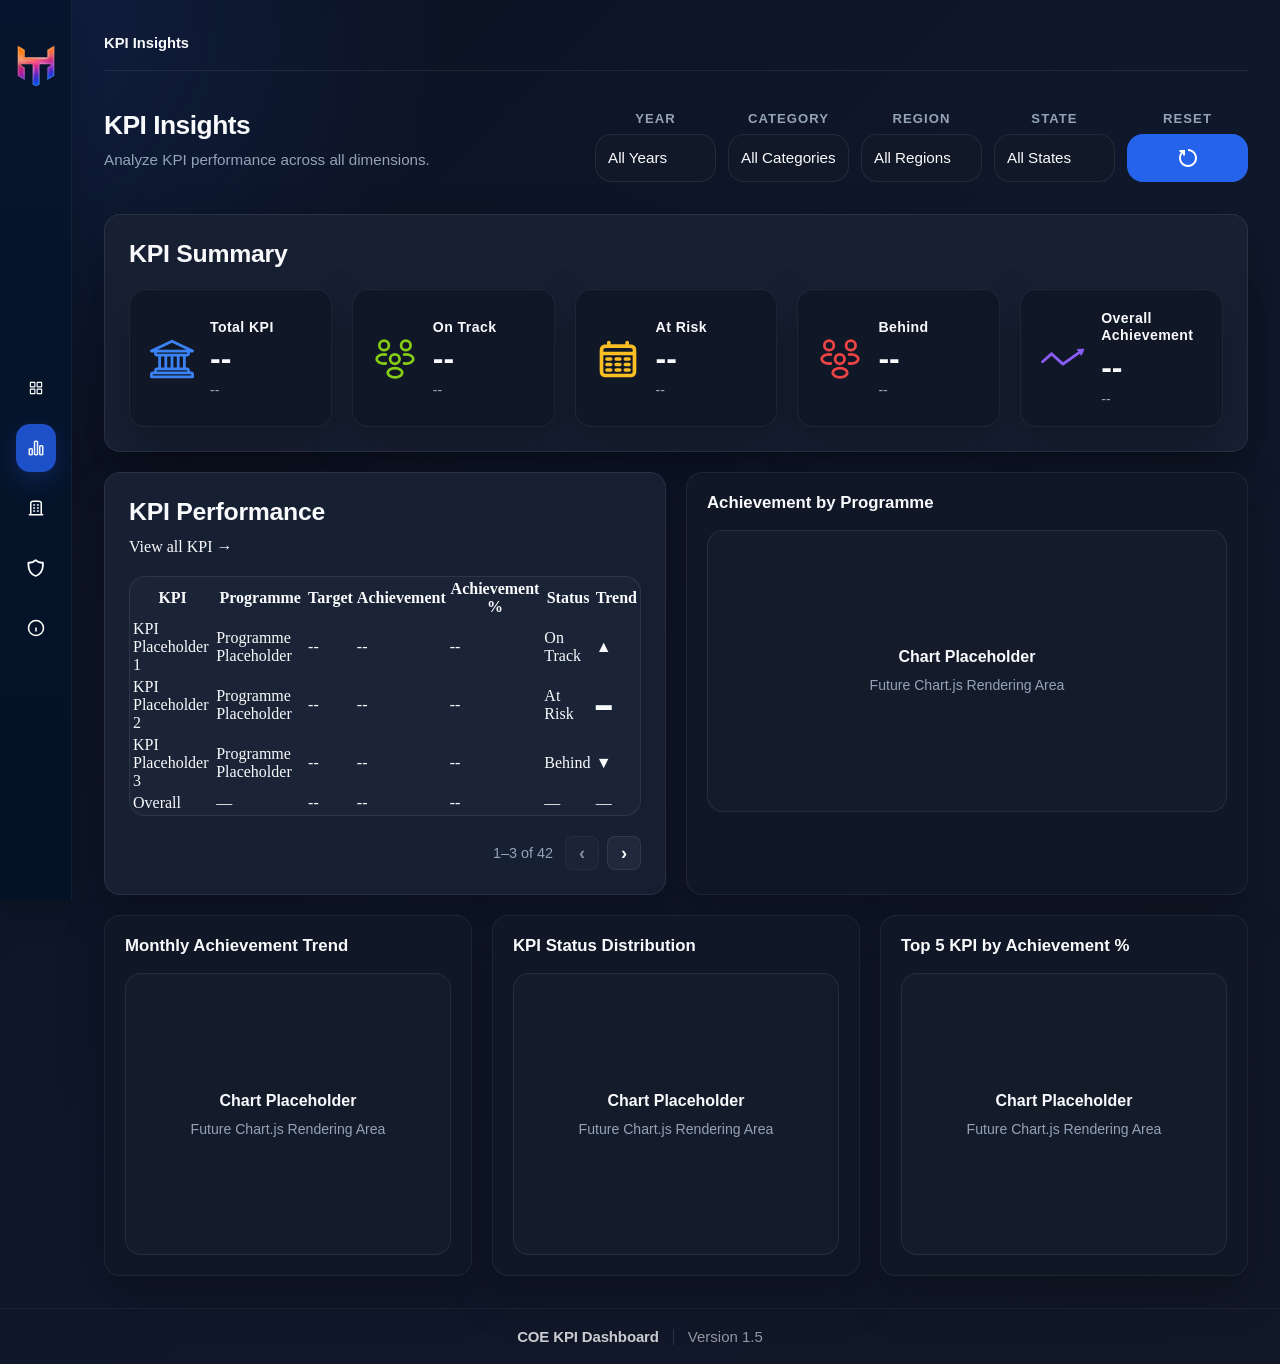
<file: module-02-kpi-insights/index.html>
<!DOCTYPE html>
<html lang="en">
<head>
    <meta charset="UTF-8">
    <meta name="viewport" content="width=device-width, initial-scale=1.0">
    <link rel="stylesheet" href="../module-01-dashboard/style.css">
    <link rel="stylesheet" href="../components/sidebar.css">
    <link rel="stylesheet" href="layout/layout.css">
    <link rel="stylesheet" href="components/baseCard.css">
    <script src="../components/sidebar.js"></script>
    <title>KPI Insights - COE KPI Dashboard</title>
</head>
<body>
    <div id="app-layout">
        <!-- Shared sidebar component mount -->
        <aside id="sidebar" aria-label="Dashboard sidebar"></aside>

        <main id="dashboard-content">
            <nav class="breadcrumb-container" aria-label="Breadcrumb">
                <ol class="breadcrumb">
                    <li class="breadcrumb-item active" aria-current="page">KPI Insights</li>
                </ol>
            </nav>

            <header id="dashboard-header">
                <div class="header-content">
                    <div class="header-title-group">
                        <h1>KPI Insights</h1>
                        <p>Analyze KPI performance across all dimensions.</p>
                    </div>

                    <div class="header-filters" aria-label="KPI Insights filters">
                        <form id="dashboard-filters">
                            <div class="filter-field">
                                <label for="year-filter">Year</label>
                                <select id="year-filter" name="year" aria-label="Filter by year">
                                    <option value="">All Years</option>
                                </select>
                            </div>

                            <div class="filter-field">
                                <label for="category-filter">Category</label>
                                <select id="category-filter" name="category" aria-label="Filter by category">
                                    <option value="">All Categories</option>
                                </select>
                            </div>

                            <div class="filter-field">
                                <label for="region-filter">Region</label>
                                <select id="region-filter" name="region" aria-label="Filter by region">
                                    <option value="">All Regions</option>
                                </select>
                            </div>

                            <div class="filter-field">
                                <label for="state-filter">State</label>
                                <select id="state-filter" name="state" aria-label="Filter by state">
                                    <option value="">All States</option>
                                </select>
                            </div>

                            <div class="filter-field filter-action">
                                <label for="reset-filters">Reset</label>
                                <button id="reset-filters" type="reset" aria-label="Reset KPI Insights filters"></button>
                            </div>
                        </form>
                    </div>
                </div>
            </header>

            <section id="kpi-summary-section" class="section">
                <div class="section-header">
                    <h2 class="section-title">KPI Summary</h2>
                </div>
                <div class="section-content">
                    <div class="grid grid--columns-5">
                        <article class="base-card base-card--metric">
                            <div class="base-card__icon"><img src="../assets/icons/kpi-total-institutions.svg" alt="" aria-hidden="true"></div>
                            <div class="base-card__content">
                                <h3 class="base-card__label">Total KPI</h3>
                                <span class="base-card__value" data-placeholder="true">--</span>
                                <p class="base-card__subtitle" data-placeholder="true">--</p>
                            </div>
                        </article>

                        <article class="base-card base-card--metric">
                            <div class="base-card__icon"><img src="../assets/icons/kpi-total-engaged.svg" alt="" aria-hidden="true"></div>
                            <div class="base-card__content">
                                <h3 class="base-card__label">On Track</h3>
                                <span class="base-card__value" data-placeholder="true">--</span>
                                <p class="base-card__subtitle" data-placeholder="true">--</p>
                            </div>
                        </article>

                        <article class="base-card base-card--metric">
                            <div class="base-card__icon"><img src="../assets/icons/kpi-recently-engaged.svg" alt="" aria-hidden="true"></div>
                            <div class="base-card__content">
                                <h3 class="base-card__label">At Risk</h3>
                                <span class="base-card__value" data-placeholder="true">--</span>
                                <p class="base-card__subtitle" data-placeholder="true">--</p>
                            </div>
                        </article>

                        <article class="base-card base-card--metric">
                            <div class="base-card__icon"><img src="../assets/icons/kpi-non-engaged.svg" alt="" aria-hidden="true"></div>
                            <div class="base-card__content">
                                <h3 class="base-card__label">Behind</h3>
                                <span class="base-card__value" data-placeholder="true">--</span>
                                <p class="base-card__subtitle" data-placeholder="true">--</p>
                            </div>
                        </article>

                        <article class="base-card base-card--metric">
                            <div class="base-card__icon"><img src="../assets/icons/kpi-engagement-rate.svg" alt="" aria-hidden="true"></div>
                            <div class="base-card__content">
                                <h3 class="base-card__label">Overall Achievement</h3>
                                <span class="base-card__value" data-placeholder="true">--</span>
                                <p class="base-card__subtitle" data-placeholder="true">--</p>
                            </div>
                        </article>
                    </div>
                </div>
            </section>

            <div class="grid grid--columns-2">
                <section id="kpi-performance-section" class="section">
                    <div class="section-header">
                        <h2 class="section-title">KPI Performance</h2>
                        <a class="section-header-link" href="kpi-detail.html">View all KPI &rarr;</a>
                    </div>
                    <div class="section-content">
                        <div class="table-container">
                            <table class="data-table">
                                <thead>
                                    <tr>
                                        <th scope="col">KPI</th>
                                        <th scope="col">Programme</th>
                                        <th scope="col">Target</th>
                                        <th scope="col">Achievement</th>
                                        <th scope="col">Achievement %</th>
                                        <th scope="col">Status</th>
                                        <th scope="col">Trend</th>
                                    </tr>
                                </thead>
                                <tbody>
                                    <tr>
                                        <td><a href="kpi-detail.html">KPI Placeholder 1</a></td>
                                        <td>Programme Placeholder</td>
                                        <td data-placeholder="true">--</td>
                                        <td data-placeholder="true">--</td>
                                        <td data-placeholder="true">--</td>
                                        <td><span class="status-badge status-badge--on-track">On Track</span></td>
                                        <td><span class="trend-indicator trend-indicator--up" aria-label="Trending up">&#9650;</span></td>
                                    </tr>
                                    <tr>
                                        <td><a href="kpi-detail.html">KPI Placeholder 2</a></td>
                                        <td>Programme Placeholder</td>
                                        <td data-placeholder="true">--</td>
                                        <td data-placeholder="true">--</td>
                                        <td data-placeholder="true">--</td>
                                        <td><span class="status-badge status-badge--at-risk">At Risk</span></td>
                                        <td><span class="trend-indicator trend-indicator--flat" aria-label="Trending flat">&#9644;</span></td>
                                    </tr>
                                    <tr>
                                        <td><a href="kpi-detail.html">KPI Placeholder 3</a></td>
                                        <td>Programme Placeholder</td>
                                        <td data-placeholder="true">--</td>
                                        <td data-placeholder="true">--</td>
                                        <td data-placeholder="true">--</td>
                                        <td><span class="status-badge status-badge--behind">Behind</span></td>
                                        <td><span class="trend-indicator trend-indicator--down" aria-label="Trending down">&#9660;</span></td>
                                    </tr>
                                </tbody>
                                <tfoot>
                                    <tr>
                                        <td>Overall</td>
                                        <td>&mdash;</td>
                                        <td data-placeholder="true">--</td>
                                        <td data-placeholder="true">--</td>
                                        <td data-placeholder="true">--</td>
                                        <td>&mdash;</td>
                                        <td>&mdash;</td>
                                    </tr>
                                </tfoot>
                            </table>
                        </div>

                        <div id="directory-pagination" aria-label="KPI performance pagination">
                            <span id="directory-count">1&ndash;3 of 42</span>
                            <div class="directory-pagination-controls">
                                <button class="pagination-button" type="button" aria-label="Previous page" disabled>&lsaquo;</button>
                                <button class="pagination-button" type="button" aria-label="Next page">&rsaquo;</button>
                            </div>
                        </div>
                    </div>
                </section>

                <section class="chart-card">
                    <div class="chart-header">
                        <h3 class="chart-title">Achievement by Programme</h3>
                    </div>
                    <div class="chart-container">
                        <canvas id="chart-achievement-programme"></canvas>
                        <div class="chart-placeholder-copy">
                            <span>Chart Placeholder</span>
                            <span>Future Chart.js Rendering Area</span>
                        </div>
                    </div>
                </section>
            </div>

            <div class="grid grid--columns-3">
                <section class="chart-card">
                    <div class="chart-header">
                        <h3 class="chart-title">Monthly Achievement Trend</h3>
                    </div>
                    <div class="chart-container">
                        <canvas id="chart-monthly-trend"></canvas>
                        <div class="chart-placeholder-copy">
                            <span>Chart Placeholder</span>
                            <span>Future Chart.js Rendering Area</span>
                        </div>
                    </div>
                </section>

                <section class="chart-card">
                    <div class="chart-header">
                        <h3 class="chart-title">KPI Status Distribution</h3>
                    </div>
                    <div class="chart-container">
                        <canvas id="chart-status-distribution"></canvas>
                        <div class="chart-placeholder-copy">
                            <span>Chart Placeholder</span>
                            <span>Future Chart.js Rendering Area</span>
                        </div>
                    </div>
                </section>

                <section class="chart-card">
                    <div class="chart-header">
                        <h3 class="chart-title">Top 5 KPI by Achievement %</h3>
                    </div>
                    <div class="chart-container">
                        <canvas id="chart-top-kpi"></canvas>
                        <div class="chart-placeholder-copy">
                            <span>Chart Placeholder</span>
                            <span>Future Chart.js Rendering Area</span>
                        </div>
                    </div>
                </section>
            </div>
        </main>

        <footer id="dashboard-footer">
            <p class="footer-title">COE KPI Dashboard</p>
            <p class="footer-version">Version <span id="dashboard-version" class="footer-version-value">1.5</span></p>
        </footer>
    </div>

    <script src="config.js"></script>
</body>
</html>
</file>
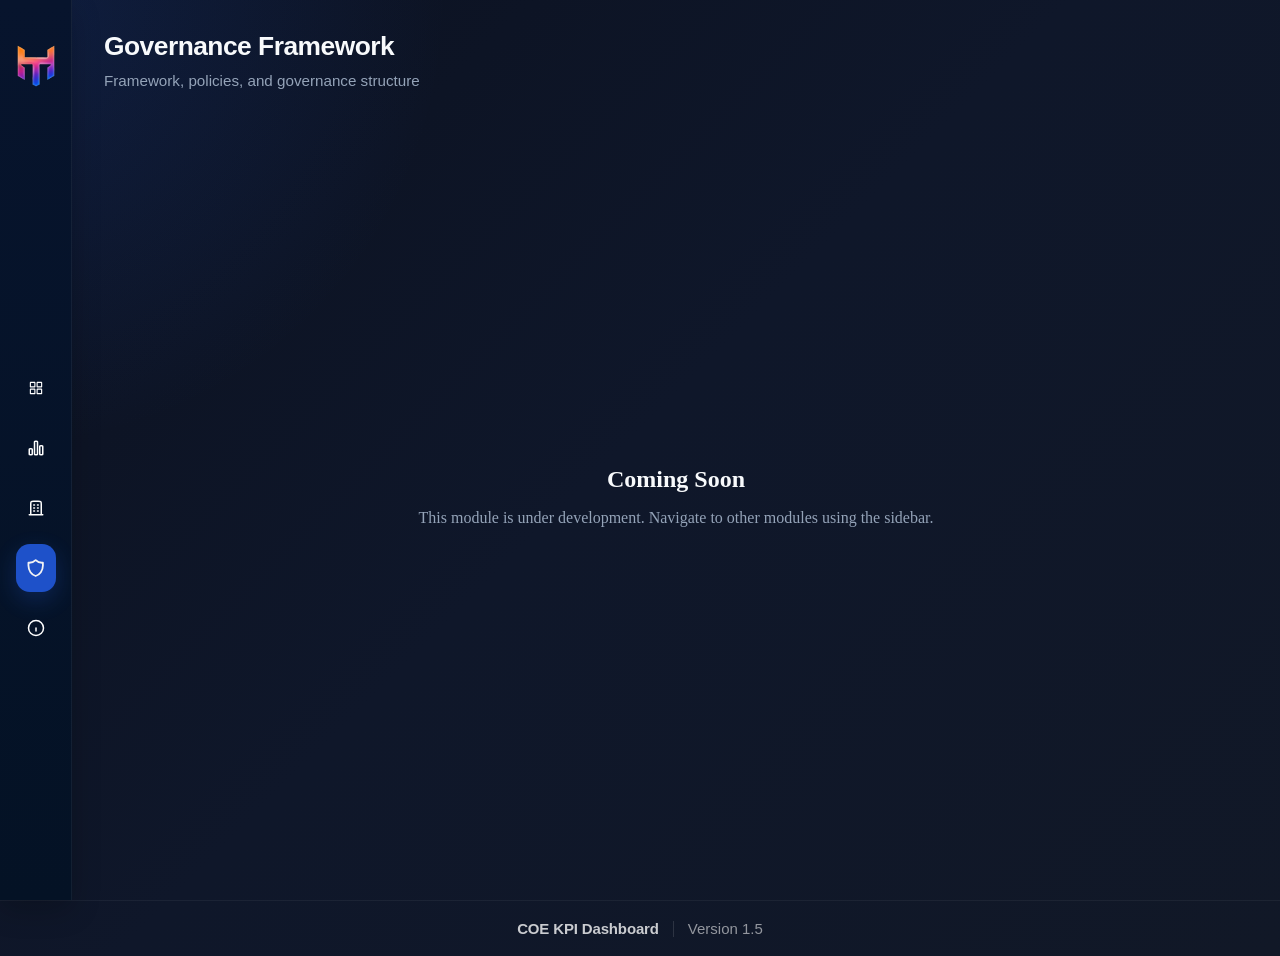
<file: module-03-governance-framework/index.html>
<!DOCTYPE html>
<html lang="en">
<head>
    <meta charset="UTF-8">
    <meta name="viewport" content="width=device-width, initial-scale=1.0">
    <link rel="stylesheet" href="../module-01-dashboard/style.css">
    <link rel="stylesheet" href="../components/sidebar.css">
    <script src="../components/sidebar.js"></script>
    <title>Governance Framework - COE KPI Dashboard</title>
</head>
<body>
    <div id="app-layout">
        <!-- Shared sidebar component mount -->
        <aside id="sidebar" aria-label="Dashboard sidebar"></aside>

        <main id="dashboard-content">
            <header id="dashboard-header">
                <div class="header-content">
                    <div class="header-title-group">
                        <h1>Governance Framework</h1>
                        <p>Framework, policies, and governance structure</p>
                    </div>
                </div>
            </header>

            <section id="content-placeholder" style="padding: var(--space-8); text-align: center; color: var(--color-text-muted);">
                <h2 style="color: var(--color-text); margin-bottom: var(--space-4);">Coming Soon</h2>
                <p>This module is under development. Navigate to other modules using the sidebar.</p>
            </section>
        </main>

        <footer id="dashboard-footer">
            <p class="footer-title">COE KPI Dashboard</p>
            <p class="footer-version">Version <span id="dashboard-version" class="footer-version-value">1.5</span></p>
        </footer>
    </div>
    <script src="config.js"></script>
</body>
</html>
</file>
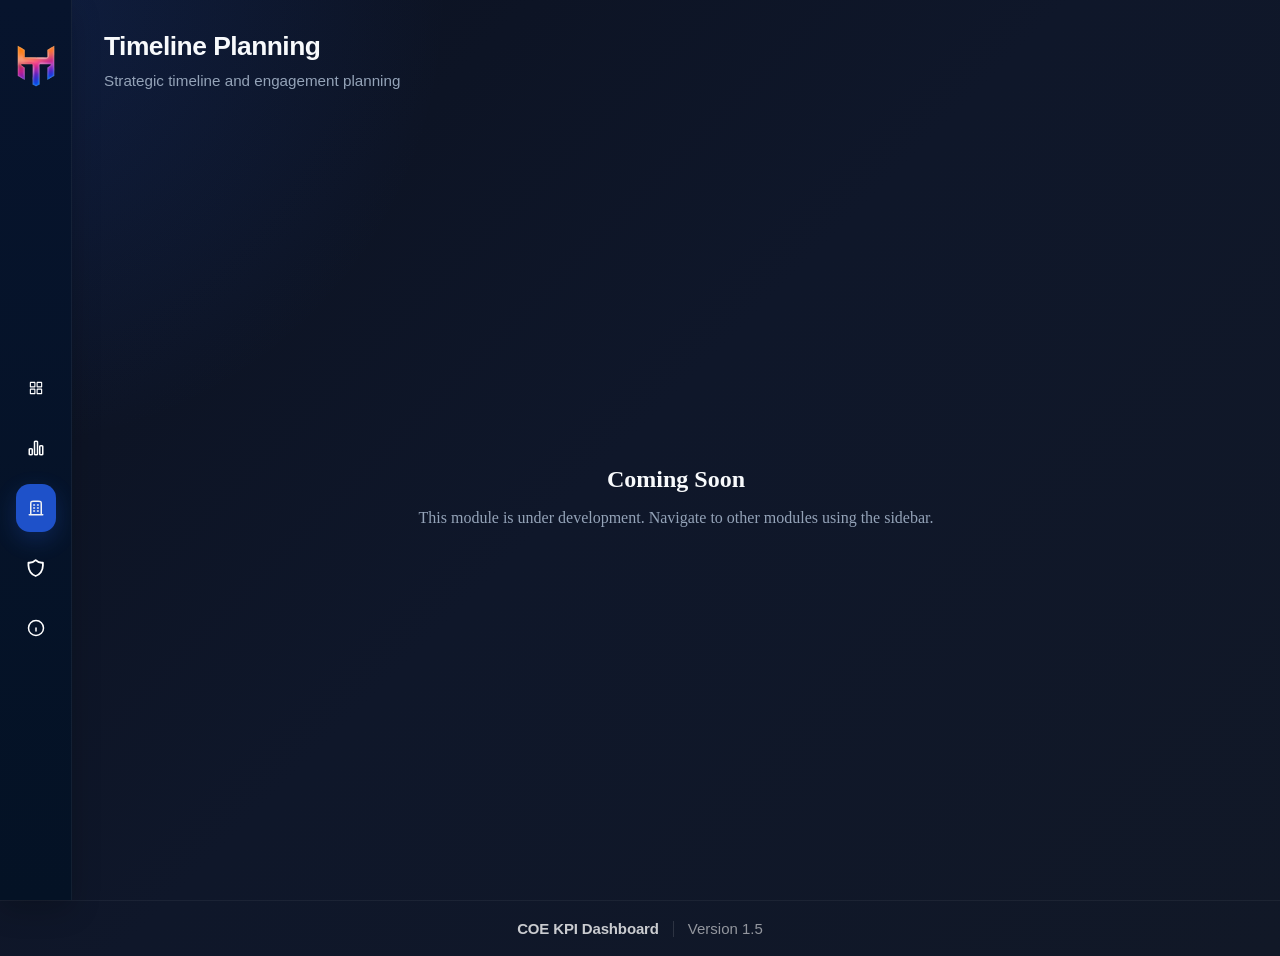
<file: module-04-timeline-planning/index.html>
<!DOCTYPE html>
<html lang="en">
<head>
    <meta charset="UTF-8">
    <meta name="viewport" content="width=device-width, initial-scale=1.0">
    <link rel="stylesheet" href="../module-01-dashboard/style.css">
    <link rel="stylesheet" href="../components/sidebar.css">
    <script src="../components/sidebar.js"></script>
    <title>Timeline Planning - COE KPI Dashboard</title>
</head>
<body>
    <div id="app-layout">
        <!-- Shared sidebar component mount -->
        <aside id="sidebar" aria-label="Dashboard sidebar"></aside>

        <main id="dashboard-content">
            <header id="dashboard-header">
                <div class="header-content">
                    <div class="header-title-group">
                        <h1>Timeline Planning</h1>
                        <p>Strategic timeline and engagement planning</p>
                    </div>
                </div>
            </header>

            <section id="content-placeholder" style="padding: var(--space-8); text-align: center; color: var(--color-text-muted);">
                <h2 style="color: var(--color-text); margin-bottom: var(--space-4);">Coming Soon</h2>
                <p>This module is under development. Navigate to other modules using the sidebar.</p>
            </section>
        </main>

        <footer id="dashboard-footer">
            <p class="footer-title">COE KPI Dashboard</p>
            <p class="footer-version">Version <span id="dashboard-version" class="footer-version-value">1.5</span></p>
        </footer>
    </div>
    <script src="config.js"></script>
</body>
</html>
</file>
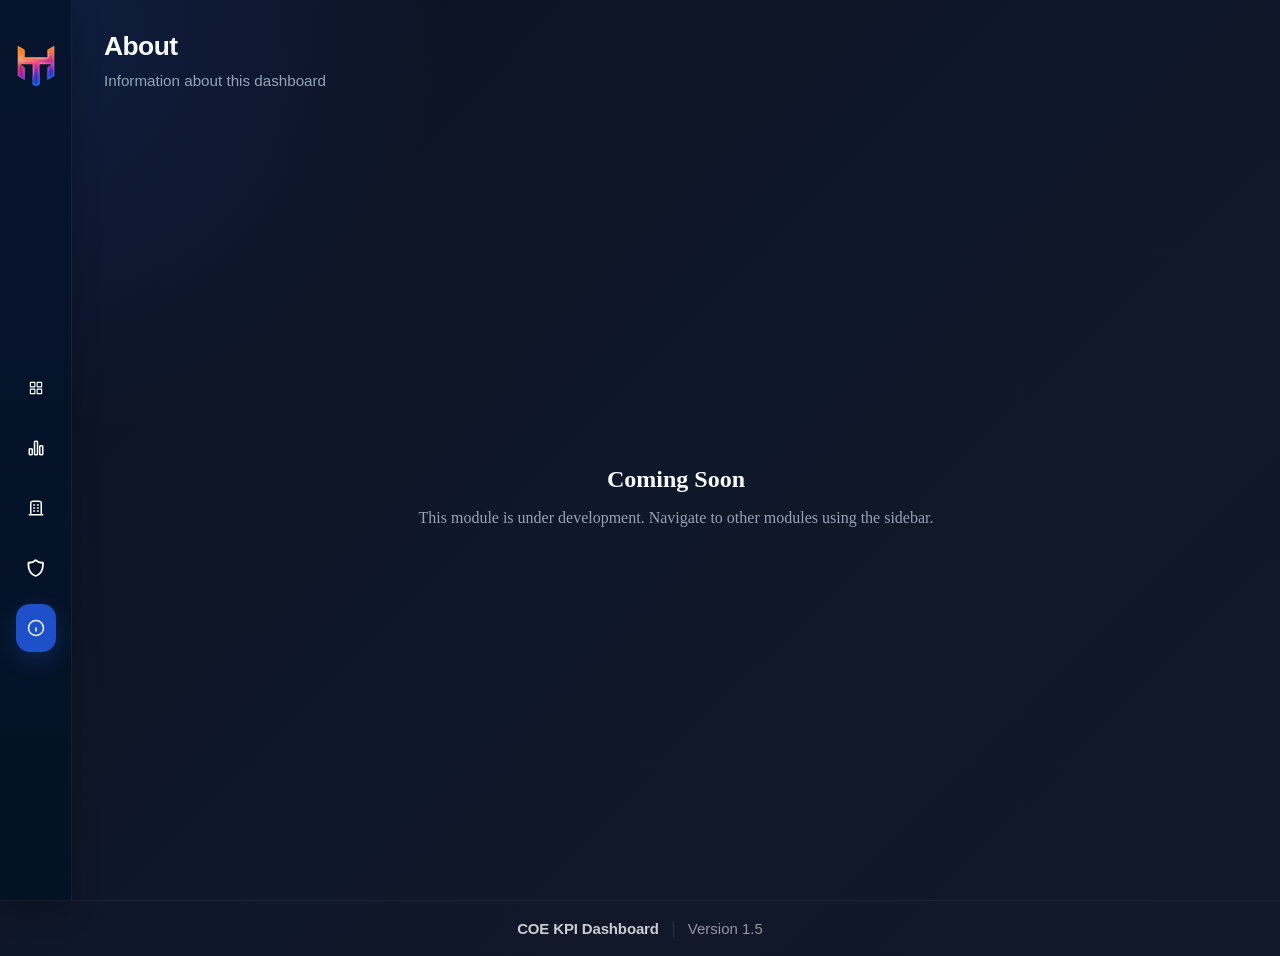
<file: module-05-about/index.html>
<!DOCTYPE html>
<html lang="en">
<head>
    <meta charset="UTF-8">
    <meta name="viewport" content="width=device-width, initial-scale=1.0">
    <link rel="stylesheet" href="../module-01-dashboard/style.css">
    <link rel="stylesheet" href="../components/sidebar.css">
    <script src="../components/sidebar.js"></script>
    <title>About - COE KPI Dashboard</title>
</head>
<body>
    <div id="app-layout">
        <!-- Shared sidebar component mount -->
        <aside id="sidebar" aria-label="Dashboard sidebar"></aside>

        <main id="dashboard-content">
            <header id="dashboard-header">
                <div class="header-content">
                    <div class="header-title-group">
                        <h1>About</h1>
                        <p>Information about this dashboard</p>
                    </div>
                </div>
            </header>

            <section id="content-placeholder" style="padding: var(--space-8); text-align: center; color: var(--color-text-muted);">
                <h2 style="color: var(--color-text); margin-bottom: var(--space-4);">Coming Soon</h2>
                <p>This module is under development. Navigate to other modules using the sidebar.</p>
            </section>
        </main>

        <footer id="dashboard-footer">
            <p class="footer-title">COE KPI Dashboard</p>
            <p class="footer-version">Version <span id="dashboard-version" class="footer-version-value">1.5</span></p>
        </footer>
    </div>
    <script src="config.js"></script>
</body>
</html>
</file>
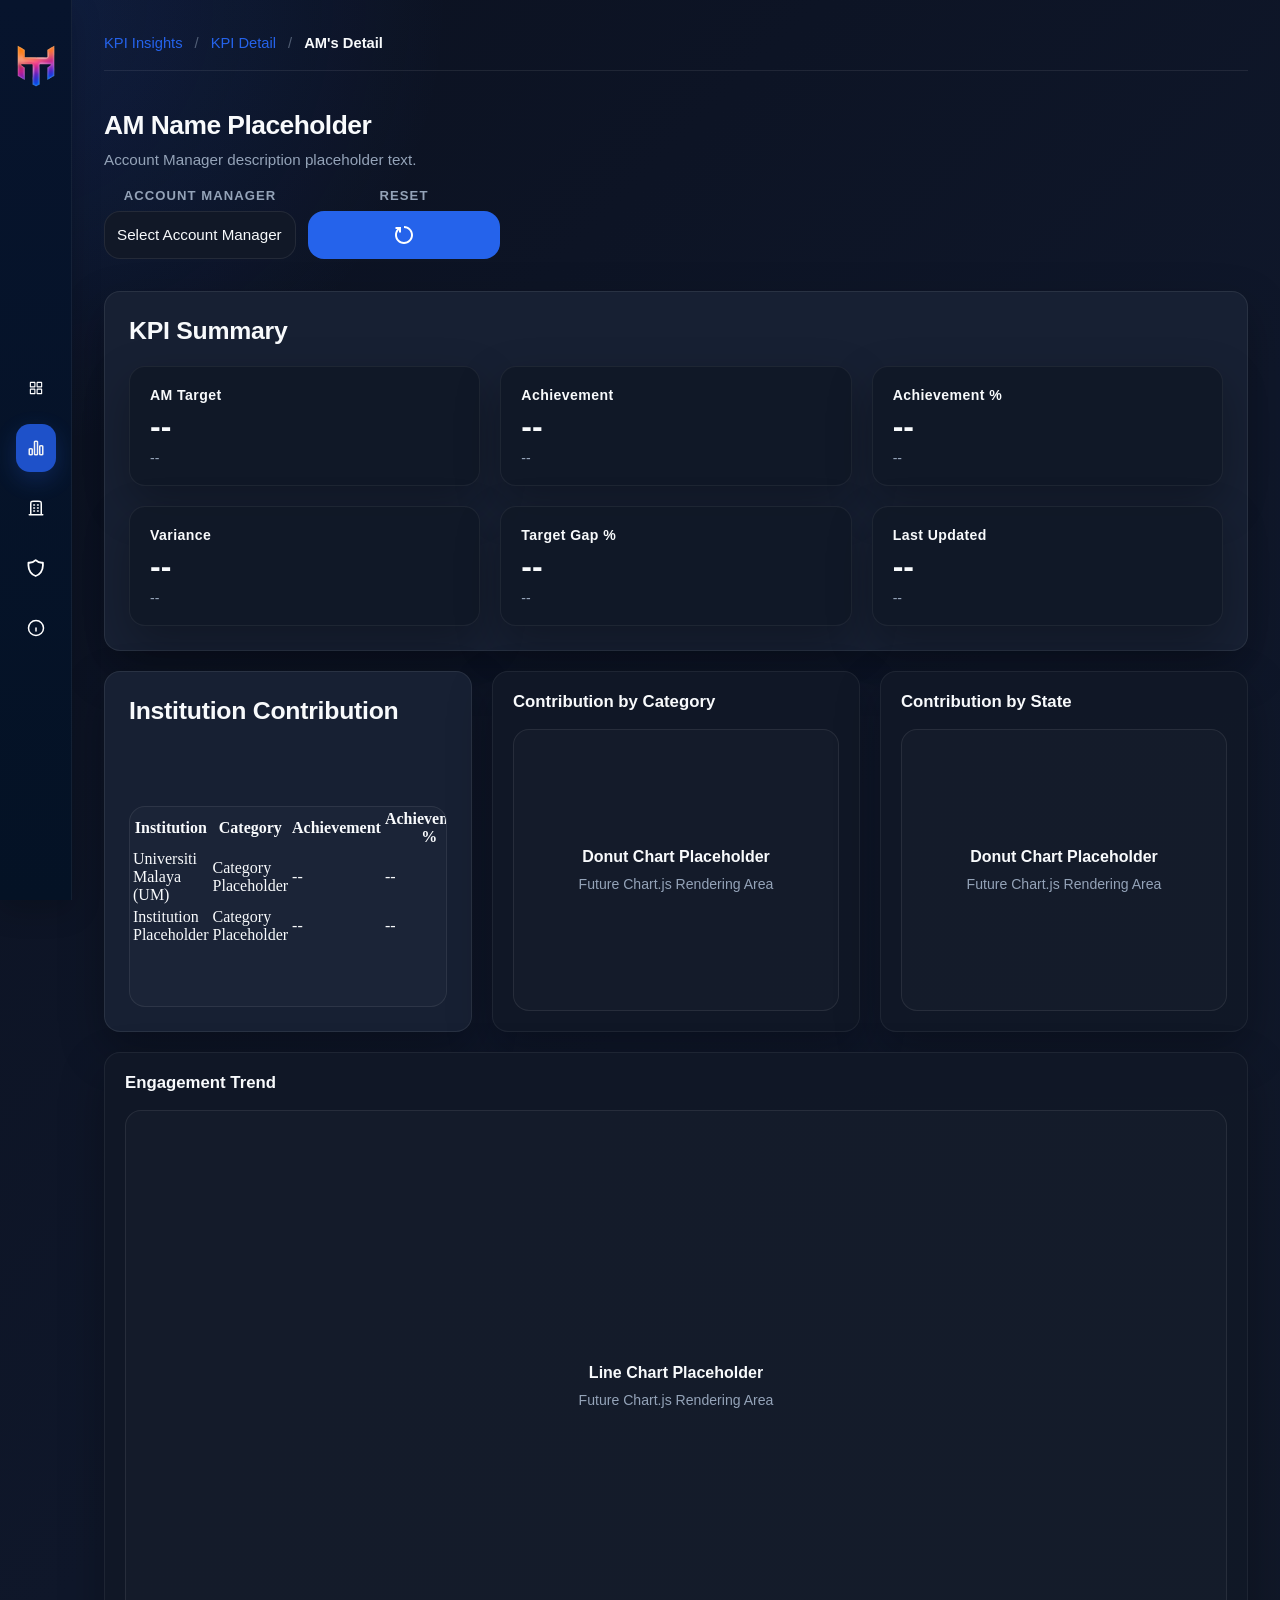
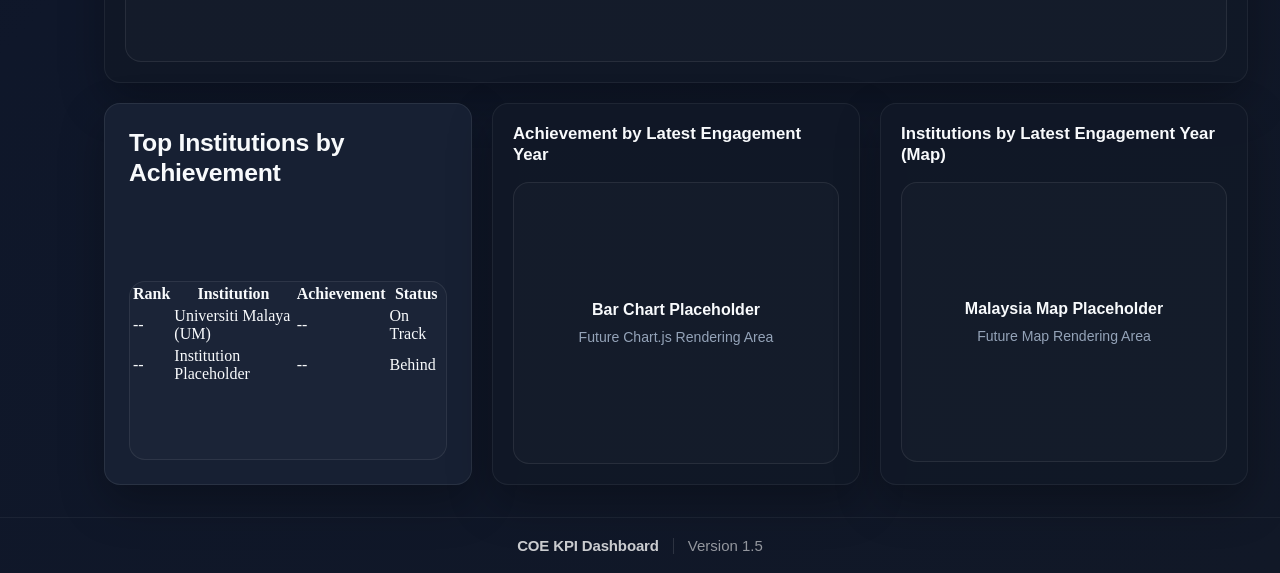
<file: module-02-kpi-insights/am-detail.html>
<!DOCTYPE html>
<html lang="en">
<head>
    <meta charset="UTF-8">
    <meta name="viewport" content="width=device-width, initial-scale=1.0">
    <link rel="stylesheet" href="../module-01-dashboard/style.css">
    <link rel="stylesheet" href="../components/sidebar.css">
    <link rel="stylesheet" href="layout/layout.css">
    <link rel="stylesheet" href="components/baseCard.css">
    <script src="../components/sidebar.js"></script>
    <title>AM's Detail - COE KPI Dashboard</title>
</head>
<body>
    <div id="app-layout">
        <!-- Shared sidebar component mount -->
        <aside id="sidebar" aria-label="Dashboard sidebar"></aside>

        <main id="dashboard-content">
            <nav class="breadcrumb-container" aria-label="Breadcrumb">
                <ol class="breadcrumb">
                    <li class="breadcrumb-item"><a href="index.html">KPI Insights</a></li>
                    <li class="breadcrumb-separator" aria-hidden="true">/</li>
                    <li class="breadcrumb-item"><a href="kpi-detail.html">KPI Detail</a></li>
                    <li class="breadcrumb-separator" aria-hidden="true">/</li>
                    <li class="breadcrumb-item active" aria-current="page">AM's Detail</li>
                </ol>
            </nav>

            <header id="dashboard-header">
                <div class="header-content">
                    <div class="header-title-group">
                        <div class="entity-header">
                            <div class="entity-avatar" aria-hidden="true"></div>
                            <div>
                                <h1 data-placeholder="true">AM Name Placeholder</h1>
                                <p data-placeholder="true">Account Manager description placeholder text.</p>
                            </div>
                        </div>
                    </div>

                    <div class="header-filters" aria-label="AM's Detail controls">
                        <form id="dashboard-filters">
                            <div class="filter-field">
                                <label for="am-selector">Account Manager</label>
                                <select id="am-selector" name="am" aria-label="Select account manager">
                                    <option value="">Select Account Manager</option>
                                </select>
                            </div>

                            <div class="filter-field filter-action">
                                <label for="reset-filters">Reset</label>
                                <button id="reset-filters" type="reset" aria-label="Reset AM's Detail selection"></button>
                            </div>
                        </form>
                    </div>
                </div>
            </header>

            <section id="kpi-summary-section" class="section">
                <div class="section-header">
                    <h2 class="section-title">KPI Summary</h2>
                </div>
                <div class="section-content">
                    <div class="grid grid--columns-3">
                        <article class="base-card base-card--metric">
                            <div class="base-card__content">
                                <h3 class="base-card__label">AM Target</h3>
                                <span class="base-card__value" data-placeholder="true">--</span>
                                <p class="base-card__subtitle" data-placeholder="true">--</p>
                            </div>
                        </article>

                        <article class="base-card base-card--metric">
                            <div class="base-card__content">
                                <h3 class="base-card__label">Achievement</h3>
                                <span class="base-card__value" data-placeholder="true">--</span>
                                <p class="base-card__subtitle" data-placeholder="true">--</p>
                            </div>
                        </article>

                        <article class="base-card base-card--metric">
                            <div class="base-card__content">
                                <h3 class="base-card__label">Achievement %</h3>
                                <span class="base-card__value" data-placeholder="true">--</span>
                                <p class="base-card__subtitle" data-placeholder="true">--</p>
                            </div>
                        </article>

                        <article class="base-card base-card--metric">
                            <div class="base-card__content">
                                <h3 class="base-card__label">Variance</h3>
                                <span class="base-card__value" data-placeholder="true">--</span>
                                <p class="base-card__subtitle" data-placeholder="true">--</p>
                            </div>
                        </article>

                        <article class="base-card base-card--metric">
                            <div class="base-card__content">
                                <h3 class="base-card__label">Target Gap %</h3>
                                <span class="base-card__value" data-placeholder="true">--</span>
                                <p class="base-card__subtitle" data-placeholder="true">--</p>
                            </div>
                        </article>

                        <article class="base-card base-card--metric">
                            <div class="base-card__content">
                                <h3 class="base-card__label">Last Updated</h3>
                                <span class="base-card__value" data-placeholder="true">--</span>
                                <p class="base-card__subtitle" data-placeholder="true">--</p>
                            </div>
                        </article>
                    </div>
                </div>
            </section>

            <div class="grid grid--columns-3">
                <section id="institution-contribution-section" class="section">
                    <div class="section-header">
                        <h2 class="section-title">Institution Contribution</h2>
                    </div>
                    <div class="section-content">
                        <div class="table-container">
                            <table class="data-table">
                                <thead>
                                    <tr>
                                        <th scope="col">Institution</th>
                                        <th scope="col">Category</th>
                                        <th scope="col">Achievement</th>
                                        <th scope="col">Achievement %</th>
                                    </tr>
                                </thead>
                                <tbody>
                                    <tr>
                                        <td><a href="institutions-detail.html">Universiti Malaya (UM)</a></td>
                                        <td>Category Placeholder</td>
                                        <td data-placeholder="true">--</td>
                                        <td data-placeholder="true">--</td>
                                    </tr>
                                    <tr>
                                        <td><a href="institutions-detail.html">Institution Placeholder</a></td>
                                        <td>Category Placeholder</td>
                                        <td data-placeholder="true">--</td>
                                        <td data-placeholder="true">--</td>
                                    </tr>
                                </tbody>
                            </table>
                        </div>
                    </div>
                </section>

                <section class="chart-card">
                    <div class="chart-header">
                        <h3 class="chart-title">Contribution by Category</h3>
                    </div>
                    <div class="chart-container">
                        <canvas id="chart-contribution-category"></canvas>
                        <div class="chart-placeholder-copy">
                            <span>Donut Chart Placeholder</span>
                            <span>Future Chart.js Rendering Area</span>
                        </div>
                    </div>
                </section>

                <section class="chart-card">
                    <div class="chart-header">
                        <h3 class="chart-title">Contribution by State</h3>
                    </div>
                    <div class="chart-container">
                        <canvas id="chart-contribution-state"></canvas>
                        <div class="chart-placeholder-copy">
                            <span>Donut Chart Placeholder</span>
                            <span>Future Chart.js Rendering Area</span>
                        </div>
                    </div>
                </section>
            </div>

            <section class="chart-card">
                <div class="chart-header">
                    <h3 class="chart-title">Engagement Trend</h3>
                </div>
                <div class="chart-container">
                    <canvas id="chart-engagement-trend"></canvas>
                    <div class="chart-placeholder-copy">
                        <span>Line Chart Placeholder</span>
                        <span>Future Chart.js Rendering Area</span>
                    </div>
                </div>
            </section>

            <div class="grid grid--columns-3">
                <section id="top-institutions-section" class="section">
                    <div class="section-header">
                        <h2 class="section-title">Top Institutions by Achievement</h2>
                    </div>
                    <div class="section-content">
                        <div class="table-container">
                            <table class="data-table">
                                <thead>
                                    <tr>
                                        <th scope="col">Rank</th>
                                        <th scope="col">Institution</th>
                                        <th scope="col">Achievement</th>
                                        <th scope="col">Status</th>
                                    </tr>
                                </thead>
                                <tbody>
                                    <tr>
                                        <td data-placeholder="true">--</td>
                                        <td><a href="institutions-detail.html">Universiti Malaya (UM)</a></td>
                                        <td data-placeholder="true">--</td>
                                        <td><span class="status-badge status-badge--on-track">On Track</span></td>
                                    </tr>
                                    <tr>
                                        <td data-placeholder="true">--</td>
                                        <td><a href="institutions-detail.html">Institution Placeholder</a></td>
                                        <td data-placeholder="true">--</td>
                                        <td><span class="status-badge status-badge--behind">Behind</span></td>
                                    </tr>
                                </tbody>
                            </table>
                        </div>
                    </div>
                </section>

                <section class="chart-card">
                    <div class="chart-header">
                        <h3 class="chart-title">Achievement by Latest Engagement Year</h3>
                    </div>
                    <div class="chart-container">
                        <canvas id="chart-achievement-latest-year"></canvas>
                        <div class="chart-placeholder-copy">
                            <span>Bar Chart Placeholder</span>
                            <span>Future Chart.js Rendering Area</span>
                        </div>
                    </div>
                </section>

                <section class="chart-card">
                    <div class="chart-header">
                        <h3 class="chart-title">Institutions by Latest Engagement Year (Map)</h3>
                    </div>
                    <div class="chart-container">
                        <div class="chart-placeholder-copy">
                            <span>Malaysia Map Placeholder</span>
                            <span>Future Map Rendering Area</span>
                        </div>
                    </div>
                </section>
            </div>
        </main>

        <footer id="dashboard-footer">
            <p class="footer-title">COE KPI Dashboard</p>
            <p class="footer-version">Version <span id="dashboard-version" class="footer-version-value">1.5</span></p>
        </footer>
    </div>

    <script src="config.js"></script>
</body>
</html>
</file>
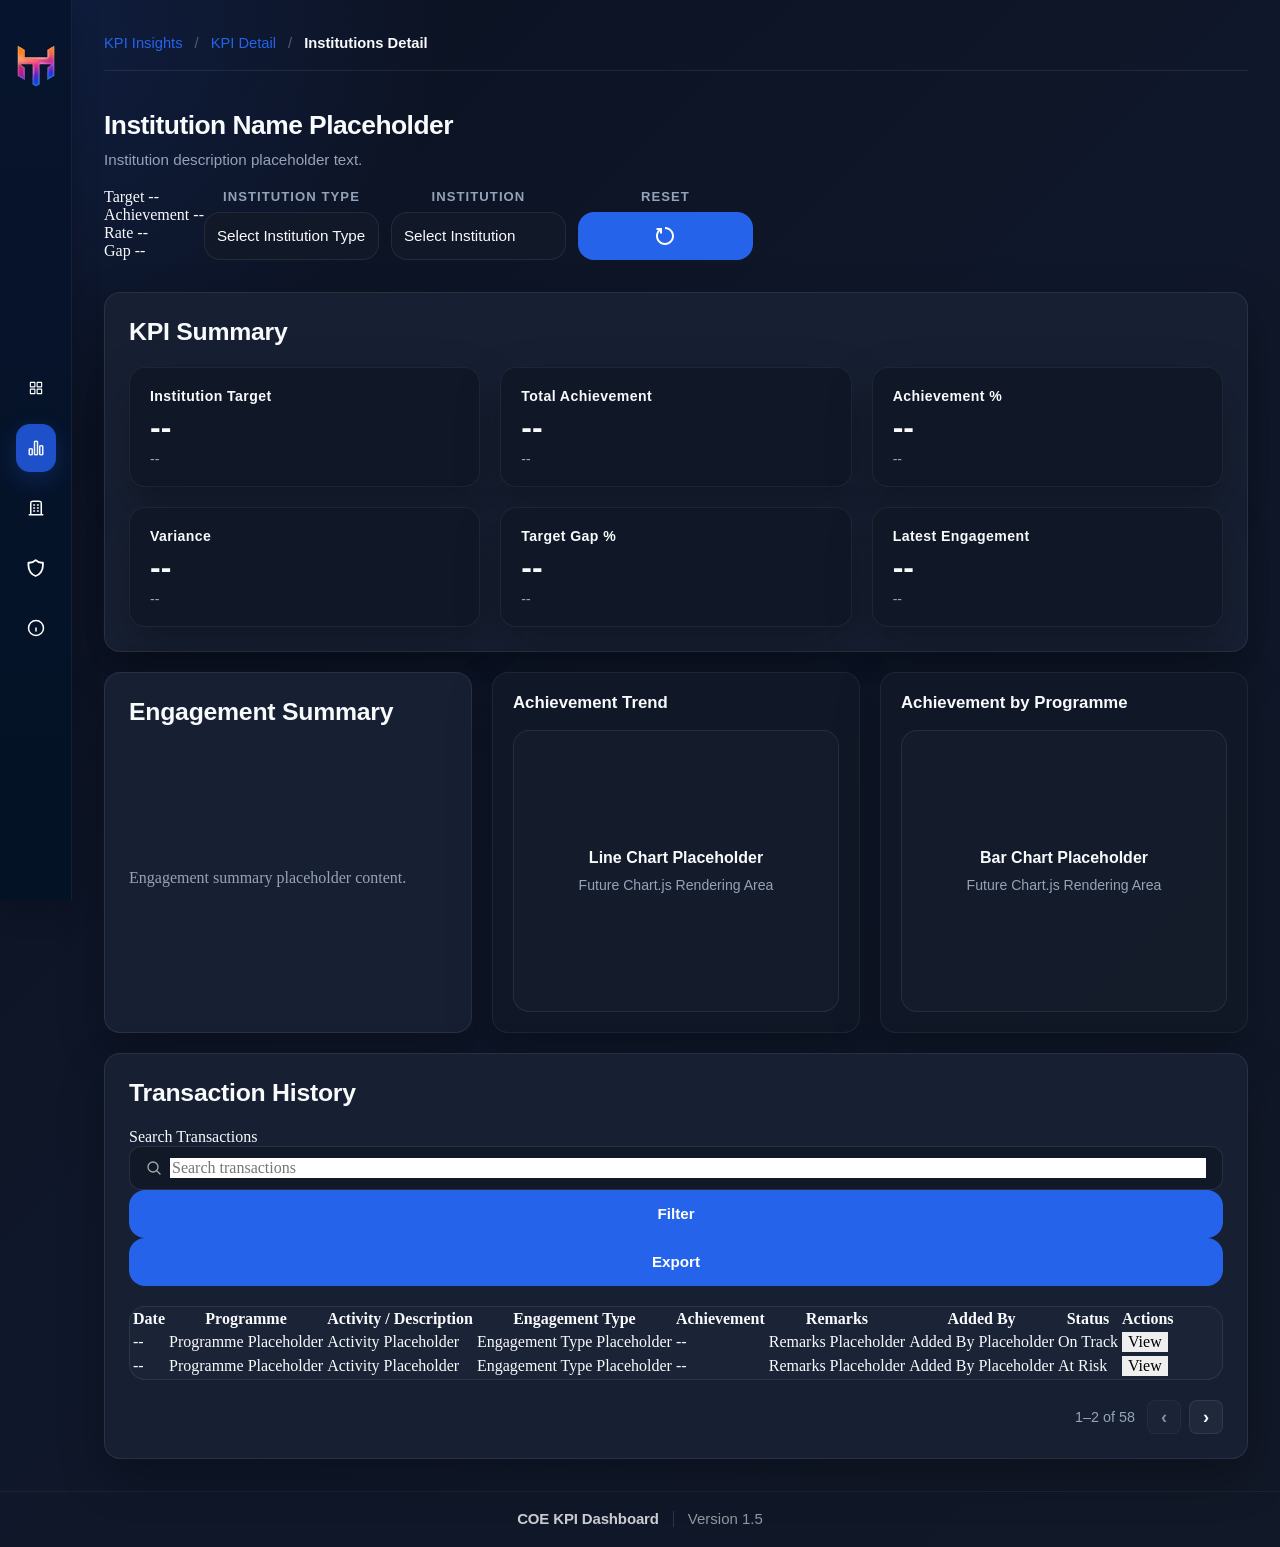
<file: module-02-kpi-insights/institutions-detail.html>
<!DOCTYPE html>
<html lang="en">
<head>
    <meta charset="UTF-8">
    <meta name="viewport" content="width=device-width, initial-scale=1.0">
    <link rel="stylesheet" href="../module-01-dashboard/style.css">
    <link rel="stylesheet" href="../components/sidebar.css">
    <link rel="stylesheet" href="layout/layout.css">
    <link rel="stylesheet" href="components/baseCard.css">
    <script src="../components/sidebar.js"></script>
    <title>Institutions Detail - COE KPI Dashboard</title>
</head>
<body>
    <div id="app-layout">
        <!-- Shared sidebar component mount -->
        <aside id="sidebar" aria-label="Dashboard sidebar"></aside>

        <main id="dashboard-content">
            <nav class="breadcrumb-container" aria-label="Breadcrumb">
                <ol class="breadcrumb">
                    <li class="breadcrumb-item"><a href="index.html">KPI Insights</a></li>
                    <li class="breadcrumb-separator" aria-hidden="true">/</li>
                    <li class="breadcrumb-item"><a href="kpi-detail.html">KPI Detail</a></li>
                    <li class="breadcrumb-separator" aria-hidden="true">/</li>
                    <li class="breadcrumb-item active" aria-current="page">Institutions Detail</li>
                </ol>
            </nav>

            <header id="dashboard-header">
                <div class="header-content">
                    <div class="header-title-group">
                        <div class="entity-header">
                            <div class="entity-avatar" aria-hidden="true"></div>
                            <div>
                                <h1 data-placeholder="true">Institution Name Placeholder</h1>
                                <p data-placeholder="true">Institution description placeholder text.</p>
                            </div>
                        </div>
                    </div>

                    <div class="header-filters" aria-label="Institutions Detail controls">
                        <div class="stat-pill-group" aria-label="Institution quick stats">
                            <div class="stat-pill">
                                <span class="stat-pill-label">Target</span>
                                <span class="stat-pill-value" data-placeholder="true">--</span>
                            </div>
                            <div class="stat-pill">
                                <span class="stat-pill-label">Achievement</span>
                                <span class="stat-pill-value" data-placeholder="true">--</span>
                            </div>
                            <div class="stat-pill">
                                <span class="stat-pill-label">Rate</span>
                                <span class="stat-pill-value" data-placeholder="true">--</span>
                            </div>
                            <div class="stat-pill">
                                <span class="stat-pill-label">Gap</span>
                                <span class="stat-pill-value" data-placeholder="true">--</span>
                            </div>
                        </div>

                        <form id="dashboard-filters">
                            <div class="filter-field">
                                <label for="institution-type-selector">Institution Type</label>
                                <select id="institution-type-selector" name="institution-type" aria-label="Select institution type">
                                    <option value="">Select Institution Type</option>
                                </select>
                            </div>

                            <div class="filter-field">
                                <label for="institution-selector">Institution</label>
                                <select id="institution-selector" name="institution" aria-label="Select institution">
                                    <option value="">Select Institution</option>
                                </select>
                            </div>

                            <div class="filter-field filter-action">
                                <label for="reset-filters">Reset</label>
                                <button id="reset-filters" type="reset" aria-label="Reset Institutions Detail selections"></button>
                            </div>
                        </form>
                    </div>
                </div>
            </header>

            <section id="kpi-summary-section" class="section">
                <div class="section-header">
                    <h2 class="section-title">KPI Summary</h2>
                </div>
                <div class="section-content">
                    <div class="grid grid--columns-3">
                        <article class="base-card base-card--metric">
                            <div class="base-card__content">
                                <h3 class="base-card__label">Institution Target</h3>
                                <span class="base-card__value" data-placeholder="true">--</span>
                                <p class="base-card__subtitle" data-placeholder="true">--</p>
                            </div>
                        </article>

                        <article class="base-card base-card--metric">
                            <div class="base-card__content">
                                <h3 class="base-card__label">Total Achievement</h3>
                                <span class="base-card__value" data-placeholder="true">--</span>
                                <p class="base-card__subtitle" data-placeholder="true">--</p>
                            </div>
                        </article>

                        <article class="base-card base-card--metric">
                            <div class="base-card__content">
                                <h3 class="base-card__label">Achievement %</h3>
                                <span class="base-card__value" data-placeholder="true">--</span>
                                <p class="base-card__subtitle" data-placeholder="true">--</p>
                            </div>
                        </article>

                        <article class="base-card base-card--metric">
                            <div class="base-card__content">
                                <h3 class="base-card__label">Variance</h3>
                                <span class="base-card__value" data-placeholder="true">--</span>
                                <p class="base-card__subtitle" data-placeholder="true">--</p>
                            </div>
                        </article>

                        <article class="base-card base-card--metric">
                            <div class="base-card__content">
                                <h3 class="base-card__label">Target Gap %</h3>
                                <span class="base-card__value" data-placeholder="true">--</span>
                                <p class="base-card__subtitle" data-placeholder="true">--</p>
                            </div>
                        </article>

                        <article class="base-card base-card--metric">
                            <div class="base-card__content">
                                <h3 class="base-card__label">Latest Engagement</h3>
                                <span class="base-card__value" data-placeholder="true">--</span>
                                <p class="base-card__subtitle" data-placeholder="true">--</p>
                            </div>
                        </article>
                    </div>
                </div>
            </section>

            <div class="grid grid--columns-3">
                <section class="section">
                    <div class="section-header">
                        <h2 class="section-title">Engagement Summary</h2>
                    </div>
                    <div class="section-content">
                        <p class="text-muted" data-placeholder="true">Engagement summary placeholder content.</p>
                    </div>
                </section>

                <section class="chart-card">
                    <div class="chart-header">
                        <h3 class="chart-title">Achievement Trend</h3>
                    </div>
                    <div class="chart-container">
                        <canvas id="chart-achievement-trend"></canvas>
                        <div class="chart-placeholder-copy">
                            <span>Line Chart Placeholder</span>
                            <span>Future Chart.js Rendering Area</span>
                        </div>
                    </div>
                </section>

                <section class="chart-card">
                    <div class="chart-header">
                        <h3 class="chart-title">Achievement by Programme</h3>
                    </div>
                    <div class="chart-container">
                        <canvas id="chart-achievement-programme"></canvas>
                        <div class="chart-placeholder-copy">
                            <span>Bar Chart Placeholder</span>
                            <span>Future Chart.js Rendering Area</span>
                        </div>
                    </div>
                </section>
            </div>

            <section id="transaction-history-section" class="section">
                <div class="section-header">
                    <h2 class="section-title">Transaction History</h2>
                </div>
                <div class="section-content">
                    <div class="table-toolbar" aria-label="Transaction history toolbar">
                        <div class="directory-search">
                            <label for="transaction-search">Search Transactions</label>
                            <div class="directory-search-field">
                                <img src="../assets/icons/search.svg" alt="" class="directory-search-icon">
                                <input type="search" id="transaction-search" name="transaction-search" aria-label="Search transactions" placeholder="Search transactions">
                            </div>
                        </div>
                        <button type="button" class="filter-button" aria-label="Filter transactions">Filter</button>
                        <button type="button" class="filter-button" aria-label="Export transactions">Export</button>
                    </div>

                    <div class="table-container">
                        <table class="data-table">
                            <thead>
                                <tr>
                                    <th scope="col">Date</th>
                                    <th scope="col">Programme</th>
                                    <th scope="col">Activity / Description</th>
                                    <th scope="col">Engagement Type</th>
                                    <th scope="col">Achievement</th>
                                    <th scope="col">Remarks</th>
                                    <th scope="col">Added By</th>
                                    <th scope="col">Status</th>
                                    <th scope="col">Actions</th>
                                </tr>
                            </thead>
                            <tbody>
                                <tr>
                                    <td data-placeholder="true">--</td>
                                    <td>Programme Placeholder</td>
                                    <td>Activity Placeholder</td>
                                    <td>Engagement Type Placeholder</td>
                                    <td data-placeholder="true">--</td>
                                    <td>Remarks Placeholder</td>
                                    <td>Added By Placeholder</td>
                                    <td><span class="status-badge status-badge--on-track">On Track</span></td>
                                    <td><button type="button" class="table-action-button" aria-label="View transaction details">View</button></td>
                                </tr>
                                <tr>
                                    <td data-placeholder="true">--</td>
                                    <td>Programme Placeholder</td>
                                    <td>Activity Placeholder</td>
                                    <td>Engagement Type Placeholder</td>
                                    <td data-placeholder="true">--</td>
                                    <td>Remarks Placeholder</td>
                                    <td>Added By Placeholder</td>
                                    <td><span class="status-badge status-badge--at-risk">At Risk</span></td>
                                    <td><button type="button" class="table-action-button" aria-label="View transaction details">View</button></td>
                                </tr>
                            </tbody>
                        </table>
                    </div>

                    <div id="directory-pagination" aria-label="Transaction history pagination">
                        <span id="directory-count">1&ndash;2 of 58</span>
                        <div class="directory-pagination-controls">
                            <button class="pagination-button" type="button" aria-label="Previous page" disabled>&lsaquo;</button>
                            <button class="pagination-button" type="button" aria-label="Next page">&rsaquo;</button>
                        </div>
                    </div>
                </div>
            </section>
        </main>

        <footer id="dashboard-footer">
            <p class="footer-title">COE KPI Dashboard</p>
            <p class="footer-version">Version <span id="dashboard-version" class="footer-version-value">1.5</span></p>
        </footer>
    </div>

    <script src="config.js"></script>
</body>
</html>
</file>
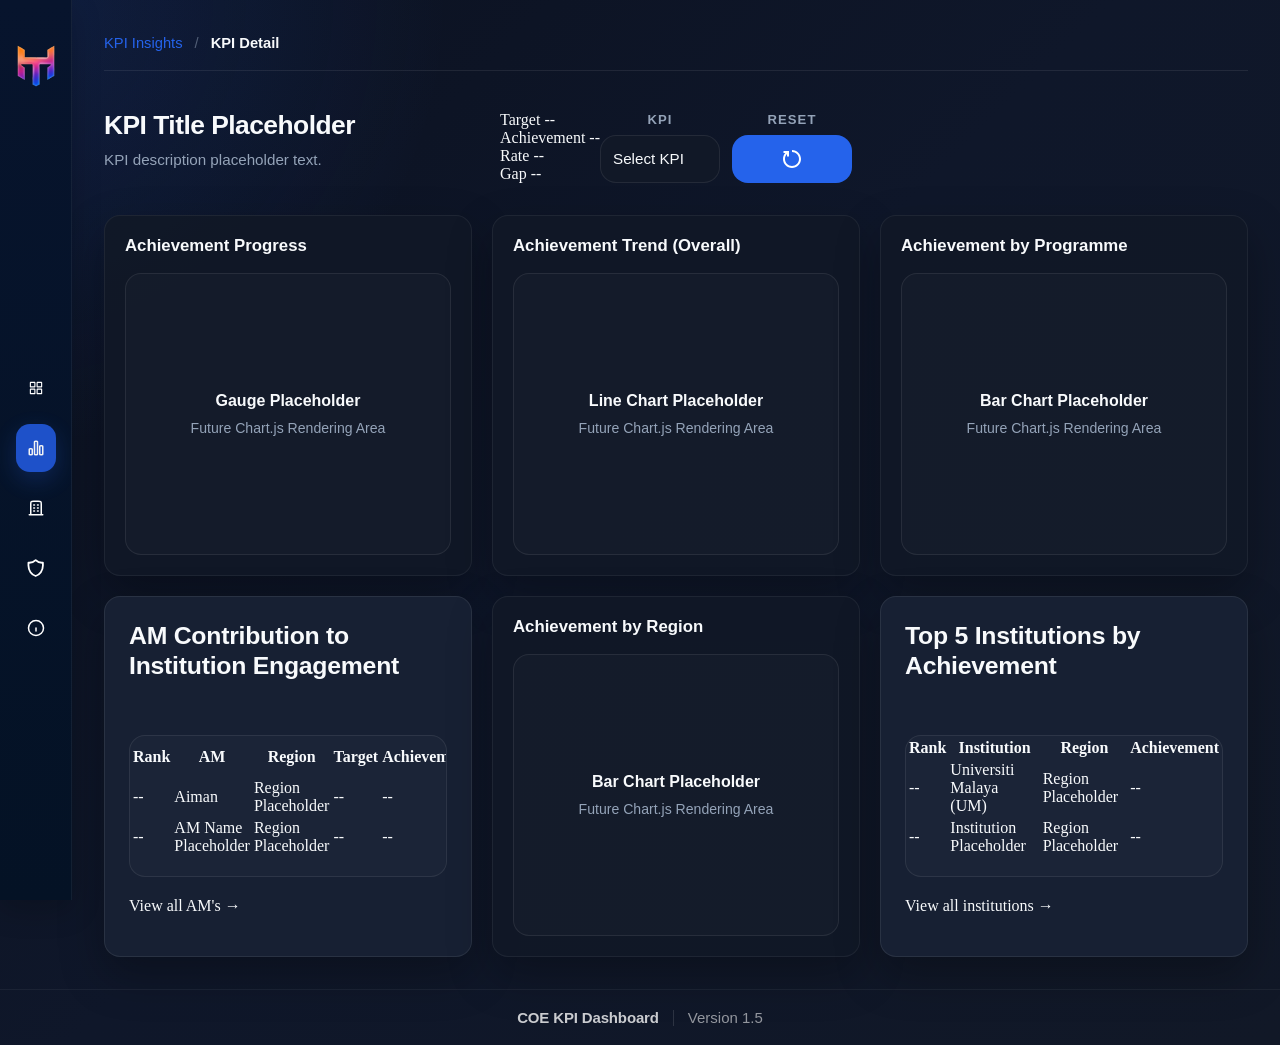
<file: module-02-kpi-insights/kpi-detail.html>
<!DOCTYPE html>
<html lang="en">
<head>
    <meta charset="UTF-8">
    <meta name="viewport" content="width=device-width, initial-scale=1.0">
    <link rel="stylesheet" href="../module-01-dashboard/style.css">
    <link rel="stylesheet" href="../components/sidebar.css">
    <link rel="stylesheet" href="layout/layout.css">
    <link rel="stylesheet" href="components/baseCard.css">
    <script src="../components/sidebar.js"></script>
    <title>KPI Detail - COE KPI Dashboard</title>
</head>
<body>
    <div id="app-layout">
        <!-- Shared sidebar component mount -->
        <aside id="sidebar" aria-label="Dashboard sidebar"></aside>

        <main id="dashboard-content">
            <nav class="breadcrumb-container" aria-label="Breadcrumb">
                <ol class="breadcrumb">
                    <li class="breadcrumb-item"><a href="index.html">KPI Insights</a></li>
                    <li class="breadcrumb-separator" aria-hidden="true">/</li>
                    <li class="breadcrumb-item active" aria-current="page">KPI Detail</li>
                </ol>
            </nav>

            <header id="dashboard-header">
                <div class="header-content">
                    <div class="header-title-group">
                        <h1 data-placeholder="true">KPI Title Placeholder</h1>
                        <p data-placeholder="true">KPI description placeholder text.</p>
                    </div>

                    <div class="header-filters" aria-label="KPI Detail controls">
                        <div class="stat-pill-group" aria-label="KPI quick stats">
                            <div class="stat-pill">
                                <span class="stat-pill-label">Target</span>
                                <span class="stat-pill-value" data-placeholder="true">--</span>
                            </div>
                            <div class="stat-pill">
                                <span class="stat-pill-label">Achievement</span>
                                <span class="stat-pill-value" data-placeholder="true">--</span>
                            </div>
                            <div class="stat-pill">
                                <span class="stat-pill-label">Rate</span>
                                <span class="stat-pill-value" data-placeholder="true">--</span>
                            </div>
                            <div class="stat-pill">
                                <span class="stat-pill-label">Gap</span>
                                <span class="stat-pill-value" data-placeholder="true">--</span>
                            </div>
                        </div>

                        <form id="dashboard-filters">
                            <div class="filter-field">
                                <label for="kpi-selector">KPI</label>
                                <select id="kpi-selector" name="kpi" aria-label="Select KPI">
                                    <option value="">Select KPI</option>
                                </select>
                            </div>

                            <div class="filter-field filter-action">
                                <label for="reset-filters">Reset</label>
                                <button id="reset-filters" type="reset" aria-label="Reset KPI Detail selection"></button>
                            </div>
                        </form>
                    </div>
                </div>
            </header>

            <div class="grid grid--columns-3">
                <section class="chart-card">
                    <div class="chart-header">
                        <h3 class="chart-title">Achievement Progress</h3>
                    </div>
                    <div class="chart-container">
                        <canvas id="chart-achievement-progress"></canvas>
                        <div class="chart-placeholder-copy">
                            <span>Gauge Placeholder</span>
                            <span>Future Chart.js Rendering Area</span>
                        </div>
                    </div>
                </section>

                <section class="chart-card">
                    <div class="chart-header">
                        <h3 class="chart-title">Achievement Trend (Overall)</h3>
                    </div>
                    <div class="chart-container">
                        <canvas id="chart-achievement-trend-overall"></canvas>
                        <div class="chart-placeholder-copy">
                            <span>Line Chart Placeholder</span>
                            <span>Future Chart.js Rendering Area</span>
                        </div>
                    </div>
                </section>

                <section class="chart-card">
                    <div class="chart-header">
                        <h3 class="chart-title">Achievement by Programme</h3>
                    </div>
                    <div class="chart-container">
                        <canvas id="chart-achievement-programme"></canvas>
                        <div class="chart-placeholder-copy">
                            <span>Bar Chart Placeholder</span>
                            <span>Future Chart.js Rendering Area</span>
                        </div>
                    </div>
                </section>
            </div>

            <div class="grid grid--columns-3">
                <section id="am-contribution-section" class="section">
                    <div class="section-header">
                        <h2 class="section-title">AM Contribution to Institution Engagement</h2>
                    </div>
                    <div class="section-content">
                        <div class="table-container">
                            <table class="data-table">
                                <thead>
                                    <tr>
                                        <th scope="col">Rank</th>
                                        <th scope="col">AM</th>
                                        <th scope="col">Region</th>
                                        <th scope="col">Target</th>
                                        <th scope="col">Achievement</th>
                                        <th scope="col">Achievement %</th>
                                        <th scope="col">Status</th>
                                        <th scope="col">Contribution %</th>
                                    </tr>
                                </thead>
                                <tbody>
                                    <tr>
                                        <td data-placeholder="true">--</td>
                                        <td><a href="am-detail.html">Aiman</a></td>
                                        <td>Region Placeholder</td>
                                        <td data-placeholder="true">--</td>
                                        <td data-placeholder="true">--</td>
                                        <td data-placeholder="true">--</td>
                                        <td><span class="status-badge status-badge--on-track">On Track</span></td>
                                        <td data-placeholder="true">--</td>
                                    </tr>
                                    <tr>
                                        <td data-placeholder="true">--</td>
                                        <td><a href="am-detail.html">AM Name Placeholder</a></td>
                                        <td>Region Placeholder</td>
                                        <td data-placeholder="true">--</td>
                                        <td data-placeholder="true">--</td>
                                        <td data-placeholder="true">--</td>
                                        <td><span class="status-badge status-badge--at-risk">At Risk</span></td>
                                        <td data-placeholder="true">--</td>
                                    </tr>
                                </tbody>
                            </table>
                        </div>

                        <p class="section-footer-link"><a href="am-detail.html">View all AM's &rarr;</a></p>
                    </div>
                </section>

                <section class="chart-card">
                    <div class="chart-header">
                        <h3 class="chart-title">Achievement by Region</h3>
                    </div>
                    <div class="chart-container">
                        <canvas id="chart-achievement-region"></canvas>
                        <div class="chart-placeholder-copy">
                            <span>Bar Chart Placeholder</span>
                            <span>Future Chart.js Rendering Area</span>
                        </div>
                    </div>
                </section>

                <section id="top-institutions-section" class="section">
                    <div class="section-header">
                        <h2 class="section-title">Top 5 Institutions by Achievement</h2>
                    </div>
                    <div class="section-content">
                        <div class="table-container">
                            <table class="data-table">
                                <thead>
                                    <tr>
                                        <th scope="col">Rank</th>
                                        <th scope="col">Institution</th>
                                        <th scope="col">Region</th>
                                        <th scope="col">Achievement</th>
                                    </tr>
                                </thead>
                                <tbody>
                                    <tr>
                                        <td data-placeholder="true">--</td>
                                        <td><a href="institutions-detail.html">Universiti Malaya (UM)</a></td>
                                        <td>Region Placeholder</td>
                                        <td data-placeholder="true">--</td>
                                    </tr>
                                    <tr>
                                        <td data-placeholder="true">--</td>
                                        <td><a href="institutions-detail.html">Institution Placeholder</a></td>
                                        <td>Region Placeholder</td>
                                        <td data-placeholder="true">--</td>
                                    </tr>
                                </tbody>
                            </table>
                        </div>

                        <p class="section-footer-link"><a href="institutions-detail.html">View all institutions &rarr;</a></p>
                    </div>
                </section>
            </div>
        </main>

        <footer id="dashboard-footer">
            <p class="footer-title">COE KPI Dashboard</p>
            <p class="footer-version">Version <span id="dashboard-version" class="footer-version-value">1.5</span></p>
        </footer>
    </div>

    <script src="config.js"></script>
</body>
</html>
</file>
<file: module-01-dashboard/style.css>
*,
*::before,
*::after {
    box-sizing: border-box;
}

:root {
    --content-max-width: 1800px;
    --section-gap: 20px;
    --card-gap: 20px;

    --z-base: 1;
    --z-dropdown: 100;
    --z-sticky: 500;
    --z-modal: 1000;

    --color-background: #0b1120;
    --color-background-soft: #111827;
    --color-surface: #111827;
    --color-surface-elevated: #172033;
    --color-surface-muted: #202c44;
    --color-border: rgba(255, 255, 255, 0.08);
    --color-border-strong: rgba(255, 255, 255, 0.14);
    --color-text: #f8fafc;
    --color-text-muted: #94a3b8;
    --color-text-subtle: #94a3b8;
    --color-accent: #2563eb;
    --color-accent-strong: #1d4ed8;
    --color-accent-soft: rgba(37, 99, 235, 0.16);
    --color-success: #22c55e;
    --color-warning: #f59e0b;
    --color-danger: #ef4444;

    --footer-min-height: 56px;
    --footer-title-color: rgba(255, 255, 255, 0.78);
    --footer-version-color: rgba(255, 255, 255, 0.55);
    --footer-divider-color: rgba(255, 255, 255, 0.12);
    --footer-border-color: rgba(255, 255, 255, 0.05);

    --font-family-base: Inter, ui-sans-serif, system-ui, -apple-system, BlinkMacSystemFont, "Segoe UI", sans-serif;
    --font-size-base: 12px;
    --line-height-base: 1.5;

    --space-1: 4px;
    --space-2: 8px;
    --space-3: 12px;
    --space-4: 16px;
    --space-5: 20px;
    --space-6: 24px;
    --space-8: 32px;
    --space-10: 40px;

    --radius-sm: 8px;
    --radius-md: 12px;
    --radius-lg: 16px;
    --shadow-card: 0 18px 45px rgba(0, 0, 0, 0.28);
    --shadow-soft: 0 10px 30px rgba(0, 0, 0, 0.2);
    --focus-ring: 0 0 0 3px rgba(37, 99, 235, 0.28);
}

html {
    min-height: 100%;
    background: var(--color-background);
}

body {
    min-height: 100vh;
    margin: 0;
    color: var(--color-text);
    background:
        radial-gradient(circle at top left, rgba(37, 99, 235, 0.16), transparent 28rem),
        linear-gradient(135deg, var(--color-background) 0%, #0f172a 48%, #111827 100%);
    font-family: var(--font-family-base);
    font-size: var(--font-size-base);
    line-height: var(--line-height-base);
}

body,
button,
input,
select {
    font: inherit;
}

h1,
h2,
h3,
p {
    margin: 0;
}

a {
    color: inherit;
    text-decoration: none;
}

button,
input,
select {
    border: 0;
}

button,
select {
    cursor: pointer;
}

a:focus-visible,
button:focus-visible,
input:focus-visible,
select:focus-visible {
    outline: none;
    box-shadow: var(--focus-ring);
}

#dashboard-content {
    display: grid;
    gap: var(--section-gap);
    width: min(100%, var(--content-max-width));
    margin: 0 auto;
    padding: var(--space-8);
}

#dashboard-header {
    display: flex;
    align-items: flex-start;
    justify-content: space-between;
    padding: 0;
    border-bottom: none;
    margin-bottom: var(--space-3);
}

#dashboard-header .header-content {
    display: flex;
    justify-content: space-between;
    align-items: flex-start;
    gap: var(--space-4);
    flex-wrap: wrap;
    width: 100%;
}

#dashboard-header .header-title-group {
    min-width: min(260px, 100%);
    max-width: 42rem;
}

#dashboard-header .header-title-group h1 {
    font-family: "SF Pro Display", -apple-system, BlinkMacSystemFont, "Segoe UI", sans-serif;
    font-size: clamp(1.65rem, 2vw, 1.85rem);
    font-weight: 700;
    line-height: 1.08;
    letter-spacing: -0.02em;
    color: var(--color-text);
}

#dashboard-header .header-title-group p {
    font-family: "SF Pro Display", -apple-system, BlinkMacSystemFont, "Segoe UI", sans-serif;
    margin-top: var(--space-2);
    color: var(--color-text-muted);
    font-size: 0.95rem;
    font-weight: 500;
    line-height: 1.6;
    max-width: 42rem;
}

#dashboard-header .header-filters {
    width: auto;
    display: flex;
    justify-content: flex-end;
    align-items: flex-end;
}

#dashboard-filters {
    display: grid;
    grid-template-columns: repeat(5, minmax(120px, 1fr));
    gap: var(--space-3);
    align-items: end;
    width: auto;
}

#dashboard-filters .filter-field {
    display: grid;
    gap: 0.5rem;
}

#dashboard-filters .filter-action {
    align-self: end;
}

#dashboard-filters label {
    font-family: "SF Pro Display", -apple-system, BlinkMacSystemFont, "Segoe UI", sans-serif;
    color: var(--color-text-muted);
    font-size: 0.82rem;
    font-weight: 600;
    letter-spacing: 0.08em;
    text-transform: uppercase;
    text-align: center;
}

#dashboard-filters select,
#dashboard-filters button {
    font-family: "SF Pro Display", -apple-system, BlinkMacSystemFont, "Segoe UI", sans-serif;
    height: 48px;
    padding: 0 var(--space-3);
    border-radius: var(--radius-lg);
    font-size: 0.95rem;
    font-weight: 500;
    line-height: 1.2;
    color: var(--color-text);
    background: var(--color-surface);
    border: 1px solid rgba(255, 255, 255, 0.08);
    transition: border-color 180ms ease, background-color 180ms ease;
}

#dashboard-filters select {
    appearance: none;
    background-image: none;
}

#dashboard-filters button {
    display: inline-flex;
    align-items: center;
    justify-content: center;
    gap: 0.5rem;
    font-weight: 600;
    background: var(--color-accent);
    color: #ffffff;
    border-color: transparent;
    height: 48px;
    padding: 0 var(--space-4);
    width: 100%;
}

/* reset button: icon-only, same width as dropdown selects */
#dashboard-filters button#reset-filters {
    width: 100%;
    padding: 0;
    box-sizing: border-box;
}

#dashboard-filters button#reset-filters::before {
    content: "";
    display: inline-block;
    width: 20px;
    height: 20px;
    background: url("../assets/icons/reset.svg") no-repeat center / 18px 18px;
    filter: brightness(0) invert(1);
}

#dashboard-filters select:hover,
#dashboard-filters select:focus {
    border-color: rgba(37, 99, 235, 0.35);
    background: rgba(17, 24, 39, 0.96);
}

#dashboard-filters select:focus-visible {
    outline: none;
    box-shadow: var(--focus-ring);
}

#dashboard-filters button:hover {
    background: var(--color-accent-strong);
}

#dashboard-header .filter-field {
    display: grid;
    gap: 0.5rem;
}

#dashboard-header .filter-field.filter-action {
    align-self: flex-start;
}

.kpi-card,
#heatmap-section,
.chart-card,
#directory-section {
    background: var(--color-surface-elevated);
    border: 1px solid var(--color-border);
    border-radius: var(--radius-lg);
    box-shadow: var(--shadow-card);
}


#reset-filters {
    min-height: 44px;
    padding: 0 var(--space-4);
    color: var(--color-background);
    font-weight: 600;
    background: var(--color-accent);
    border-radius: var(--radius-sm);
    transition: background-color 180ms ease;
    cursor: pointer;
}

#reset-filters:hover {
    background: var(--color-accent-strong);
}

#kpi-section {
    display: grid;
    grid-template-columns: repeat(5, minmax(0, 1fr));
    gap: var(--card-gap);
}

.kpi-card {
    display: grid;
    grid-template-columns: auto 1fr;
    gap: var(--space-4);
    align-items: center;
    min-height: 120px;
    padding: 1.25rem 1.25rem 1.1rem;
    background: rgba(17, 24, 39, 0.96);
    border: 1px solid rgba(255, 255, 255, 0.06);
    border-radius: var(--radius-lg);
    font-family: "SF Pro Display", -apple-system, BlinkMacSystemFont, sans-serif;
}

.kpi-card.updating .kpi-value,
.kpi-card.updating .kpi-subtitle {
    opacity: 0;
}

.kpi-icon {
    width: 44px;
    height: 44px;
    flex-shrink: 0;
}

.kpi-card-content {
    display: grid;
    gap: 0.35rem;
    align-content: center;
}

.kpi-title {
    color: var(--color-text);
    font-family: "SF Pro Display", -apple-system, BlinkMacSystemFont, sans-serif;
    font-size: 0.88rem;
    font-weight: 600;
    letter-spacing: 0.03em;
    text-transform: none;
    line-height: 1.25;
}

.kpi-value {
    color: var(--color-text);
    font-family: "SF Pro Display", -apple-system, BlinkMacSystemFont, sans-serif;
    font-size: 2rem;
    font-weight: 700;
    line-height: 1.05;
    transition: opacity 300ms ease;
}

.kpi-subtitle {
    color: var(--color-text-muted);
    font-family: "SF Pro Display", -apple-system, BlinkMacSystemFont, sans-serif;
    font-size: 0.88rem;
    font-weight: 500;
    line-height: 1.3;
    transition: opacity 300ms ease;
}

#heatmap-section,
#directory-section {
    display: grid;
    gap: var(--space-5);
    padding: var(--space-6);
}

.section-header h2,
.directory-header h2 {
    font-size: 1.55rem;
    line-height: 1.2;
}

.heatmap-header {
    display: grid;
    gap: 0.75rem;
}

.heatmap-header h2 {
    font-family: "SF Pro Display", -apple-system, BlinkMacSystemFont, sans-serif;
    font-size: 1.75rem;
    font-weight: 600;
    color: #ffffff;
    letter-spacing: -0.02em;
}

.heatmap-subtitle {
    font-family: "SF Pro Display", -apple-system, BlinkMacSystemFont, sans-serif;
    color: #94a3b8;
    font-size: 0.95rem;
    font-weight: 500;
    line-height: 1.6;
}

#heatmap-container {
    display: grid;
    padding: 0;
    background: transparent;
    border: 0;
    border-radius: 0;
}

.heatmap-layout {
    display: grid;
    grid-template-columns: 210px minmax(0, 1fr);
    gap: var(--space-5);
    align-items: stretch;
}

.heatmap-sidebar {
    display: grid;
    align-content: start;
    gap: var(--space-4);
}

.heatmap-map-container {
    min-width: 0;
}

.heatmap-legend-card,
.heatmap-scoring-card {
    display: grid;
    gap: 0.8rem;
    padding: var(--space-4);
    background: rgba(255, 255, 255, 0.03);
    border: 1px solid rgba(255, 255, 255, 0.08);
    border-radius: var(--radius-lg);
}

.heatmap-legend-title,
.heatmap-scoring-title {
    font-family: "SF Pro Display", -apple-system, BlinkMacSystemFont, sans-serif;
    color: var(--color-text);
    font-size: 0.95rem;
    font-weight: 600;
}

.heatmap-legend-bar {
    height: 14px;
    border-radius: 999px;
    background: linear-gradient(90deg, #ef4444 0%, #f97316 25%, #facc15 50%, #84cc16 75%, #22c55e 100%);
    border: 1px solid rgba(255, 255, 255, 0.1);
}

.heatmap-legend-labels {
    display: grid;
    grid-template-columns: repeat(5, minmax(0, 1fr));
    gap: 0.5rem;
    font-family: "SF Pro Display", -apple-system, BlinkMacSystemFont, sans-serif;
    color: #94a3b8;
    font-size: 0.82rem;
}

.heatmap-scoring-list {
    display: grid;
    gap: 0.4rem;
    margin: 0;
    padding: 0;
    list-style: none;
    font-family: "SF Pro Display", -apple-system, BlinkMacSystemFont, sans-serif;
    color: #cbd5e1;
    font-size: 0.92rem;
    line-height: 1.65;
}

.heatmap-scoring-list li {
    padding-left: 0.65rem;
    position: relative;
}

.heatmap-scoring-list li::before {
    content: "•";
    position: absolute;
    left: 0;
    color: #94a3b8;
    font-size: 1rem;
    line-height: 1;
}

#malaysia-heatmap {
    display: grid;
    min-height: 0;
    align-items: start;
    padding: var(--space-2);
    text-align: center;
    color: var(--color-text);
    font-family: "SF Pro Display", -apple-system, BlinkMacSystemFont, sans-serif;
    background: transparent;
    border: 0;
    border-radius: 0;
    box-shadow: none;
    overflow: hidden;
}

#malaysia-heatmap > svg {
    display: block;
    width: 100%;
    height: auto;
    max-width: 100%;
    max-height: min(74vh, 700px);
    margin: 0 auto;
}

.heatmap-placeholder-copy {
    display: grid;
    gap: 0.85rem;
}

.heatmap-placeholder-copy span:first-child {
    font-size: 1.25rem;
    font-weight: 600;
}

.heatmap-placeholder-copy span:last-child {
    font-size: 0.95rem;
    color: #94a3b8;
}

#charts-section {
    display: grid;
    grid-template-columns: repeat(5, minmax(0, 1fr));
    gap: 20px;
}

.chart-card {
    display: grid;
    align-content: start;
    gap: var(--space-4);
    padding: var(--space-5);
    min-width: 0;
    background: rgba(17, 24, 39, 0.96);
    border: 1px solid rgba(255, 255, 255, 0.06);
    border-radius: var(--radius-lg);
    box-shadow: var(--shadow-card);
    font-family: "SF Pro Display", -apple-system, BlinkMacSystemFont, sans-serif;
}

.chart-header {
    display: grid;
    gap: var(--space-1);
}

.chart-title {
    color: var(--color-text);
    font-family: "SF Pro Display", -apple-system, BlinkMacSystemFont, sans-serif;
    font-size: 1.05rem;
    font-weight: 600;
    line-height: 1.25;
}

.chart-subtitle {
    color: var(--color-text-muted);
    font-family: "SF Pro Display", -apple-system, BlinkMacSystemFont, sans-serif;
    font-size: 0.88rem;
    font-weight: 500;
    line-height: 1.35;
}

.chart-container {
    position: relative;
    display: flex;
    min-height: 280px;
    align-items: center;
    justify-content: center;
    overflow: hidden;
    color: var(--color-text-muted);
    font-family: "SF Pro Display", -apple-system, BlinkMacSystemFont, sans-serif;
    background: rgba(255, 255, 255, 0.02);
    border: 1px solid rgba(255, 255, 255, 0.08);
    border-radius: var(--radius-lg);
    transition: opacity 200ms ease;
}

.chart-container canvas {
    display: block;
    width: 100%;
    height: 100%;
    min-height: 280px;
}

.chart-placeholder-copy {
    position: absolute;
    inset: var(--space-4);
    display: grid;
    place-content: center;
    gap: 0.65rem;
    text-align: center;
    pointer-events: none;
}

.chart-placeholder-copy span:first-child {
    color: var(--color-text);
    font-size: 1rem;
    font-weight: 700;
}

.chart-placeholder-copy span:last-child {
    color: var(--color-text-muted);
    font-size: 0.88rem;
    font-weight: 500;
}

.directory-header {
    display: grid;
    grid-template-columns: minmax(0, 1fr) minmax(260px, 380px);
    gap: var(--space-4);
    align-items: center;
    font-family: "SF Pro Display", -apple-system, BlinkMacSystemFont, sans-serif;
}

.directory-title {
    min-width: 0;
}

.directory-title h2 {
    color: var(--color-text);
    font-family: "SF Pro Display", -apple-system, BlinkMacSystemFont, sans-serif;
    font-size: 1.55rem;
    font-weight: 600;
    line-height: 1.2;
    letter-spacing: -0.01em;
}

.directory-search {
    display: grid;
    min-width: 0;
}

.directory-header label {
    position: absolute;
    width: 1px;
    height: 1px;
    padding: 0;
    overflow: hidden;
    clip: rect(0, 0, 0, 0);
    white-space: nowrap;
    border: 0;
}

.directory-search-field {
    display: grid;
    grid-template-columns: auto minmax(0, 1fr);
    align-items: center;
    gap: var(--space-2);
    min-height: 44px;
    padding: 0 var(--space-4);
    background: #111827;
    border: 1px solid rgba(255, 255, 255, 0.1);
    border-radius: var(--radius-md);
    transition: border-color 180ms ease, background-color 180ms ease;
}

.directory-search-icon {
    width: 16px;
    height: 16px;
    opacity: 0.62;
}

.directory-header input {
    min-width: 0;
    min-height: 42px;
    width: 100%;
    padding: 0;
    color: var(--color-text);
    background: transparent;
    border: 0;
    font-family: "SF Pro Display", -apple-system, BlinkMacSystemFont, sans-serif;
    font-size: 0.95rem;
    font-weight: 500;
    outline: none;
}

.directory-header input::placeholder {
    color: var(--color-text-muted);
    opacity: 0.78;
    font-family: "SF Pro Display", -apple-system, BlinkMacSystemFont, sans-serif;
    font-weight: 500;
}

.directory-search-field:focus-within,
.directory-search-field:hover {
    border-color: var(--color-accent);
    background: rgba(17, 24, 39, 0.94);
}

.table-container {
    max-height: 520px;
    overflow-x: auto;
    overflow-y: auto;
    border: 1px solid rgba(255, 255, 255, 0.08);
    border-radius: var(--radius-lg);
    background: rgba(255, 255, 255, 0.02);
}

#institution-directory-table {
    width: 100%;
    min-width: 860px;
    border-collapse: collapse;
    color: var(--color-text);
    background: transparent;
    font-family: "SF Pro Display", -apple-system, BlinkMacSystemFont, sans-serif;
}

#institution-directory-table th,
#institution-directory-table td {
    text-align: left;
    border-bottom: 1px solid rgba(255, 255, 255, 0.08);
}

#institution-directory-table th {
    position: sticky;
    top: 0;
    z-index: var(--z-dropdown);
    color: var(--color-text);
    padding: 0.7rem var(--space-4);
    font-family: "SF Pro Display", -apple-system, BlinkMacSystemFont, sans-serif;
    font-size: 0.72rem;
    font-weight: 700;
    letter-spacing: 0.12em;
    line-height: 1.2;
    text-transform: uppercase;
    background: rgba(17, 24, 39, 0.96);
    backdrop-filter: blur(8px);
}

#institution-directory-table td {
    padding: 0.95rem var(--space-4);
    color: #cbd5e1;
    font-family: "SF Pro Display", -apple-system, BlinkMacSystemFont, sans-serif;
    font-size: 0.92rem;
    font-weight: 500;
    line-height: 1.35;
}

#institution-directory-table tbody tr:hover {
    background: rgba(37, 99, 235, 0.08);
}

#institution-directory-table tbody tr:last-child td {
    border-bottom: 0;
}

#directory-pagination {
    display: flex;
    flex-wrap: wrap;
    justify-content: flex-end;
    align-items: center;
    gap: var(--space-3);
    color: var(--color-text-muted);
    font-family: "SF Pro Display", -apple-system, BlinkMacSystemFont, sans-serif;
    font-size: 0.9rem;
    font-weight: 500;
}

#directory-count {
    color: var(--color-text-muted);
    font-family: "SF Pro Display", -apple-system, BlinkMacSystemFont, sans-serif;
}

/* Smooth heatmap color transitions */
#malaysia-heatmap path,
#malaysia-heatmap g {
    transition: fill 400ms ease, stroke 200ms ease, stroke-width 200ms ease;
    cursor: pointer;
}

/* State selection indicator */
#malaysia-heatmap path.state-selected,
#malaysia-heatmap g.state-selected path {
    stroke: #2563eb !important;
    stroke-width: 2.5 !important;
    stroke-linejoin: round;
}

#malaysia-heatmap path.state-selected:hover,
#malaysia-heatmap g.state-selected:hover path {
    stroke-width: 3.5 !important;
}

/* Reduced motion support */
@media (prefers-reduced-motion: reduce) {
    *,
    *::before,
    *::after {
        animation-duration: 0.01ms !important;
        animation-iteration-count: 1 !important;
        transition-duration: 0.01ms !important;
    }
}

.directory-pagination-controls {
    display: inline-flex;
    align-items: center;
    gap: var(--space-2);
}

.pagination-button {
    display: inline-grid;
    width: 34px;
    height: 34px;
    place-items: center;
    color: var(--color-text);
    background: rgba(255, 255, 255, 0.04);
    border: 1px solid rgba(255, 255, 255, 0.08);
    border-radius: var(--radius-sm);
    font-family: "SF Pro Display", -apple-system, BlinkMacSystemFont, sans-serif;
    font-size: 1.15rem;
    font-weight: 600;
    line-height: 1;
    transition: all 180ms ease;
    cursor: pointer;
}

.pagination-button:hover:not(:disabled) {
    background: rgba(37, 99, 235, 0.15);
    border-color: rgba(37, 99, 235, 0.25);
}

.pagination-button:disabled {
    cursor: not-allowed;
    opacity: 0.5;
}

#data-dictionary,
#update-guide,
#governance-framework,
#about {
    display: none;
}

.empty-state-message {
    display: grid;
    place-content: center;
    min-height: 240px;
    padding: var(--space-8);
    text-align: center;
    color: var(--color-text-muted);
    font-family: "SF Pro Display", -apple-system, BlinkMacSystemFont, sans-serif;
    font-size: 0.95rem;
    line-height: 1.6;
}

#dashboard-footer {
    grid-column: 1 / -1;
    display: flex;
    flex-wrap: wrap;
    align-items: center;
    justify-content: center;
    gap: 0;
    min-height: var(--footer-min-height);
    padding: var(--space-2) var(--space-8);
    border-top: 1px solid var(--footer-border-color);
    font-family: "SF Pro Display", -apple-system, BlinkMacSystemFont, "Segoe UI", sans-serif;
}

.footer-title,
.footer-version {
    margin: 0;
    font-size: 15px;
    line-height: 1.2;
}

.footer-title {
    display: inline-flex;
    align-items: center;
    font-weight: 600;
    letter-spacing: -0.01em;
    color: var(--footer-title-color);
}

.footer-title::after {
    content: "";
    display: inline-block;
    width: 1px;
    height: 16px;
    margin: 0 14px;
    background: var(--footer-divider-color);
}

.footer-version {
    font-weight: 500;
    color: var(--footer-version-color);
}

.footer-version-value {
    color: inherit;
}

.hidden {
    display: none !important;
}

.text-muted {
    color: var(--color-text-muted) !important;
}

.text-center {
    text-align: center !important;
}

@media (max-width: 1200px) {
    #dashboard-content {
        padding: var(--space-6);
    }

    #dashboard-filters {
        grid-template-columns: repeat(2, minmax(180px, 1fr));
    }

    #dashboard-filters label,
    #dashboard-filters select,
    #reset-filters {
        grid-column: auto;
        grid-row: auto;
    }

    #reset-filters {
        width: 100%;
    }

    #kpi-section {
        grid-template-columns: repeat(3, minmax(0, 1fr));
    }
}

@media (max-width: 900px) {
    #dashboard-content {
        padding: var(--space-5);
    }

    #kpi-section,
    #charts-section {
        grid-template-columns: repeat(2, minmax(0, 1fr));
    }

    .heatmap-layout {
        grid-template-columns: 1fr;
    }

    #malaysia-heatmap {
        min-height: 0;
        padding: var(--space-2);
    }

    #malaysia-heatmap > svg {
        width: 100%;
        max-width: 100%;
        max-height: min(66vh, 580px);
    }

    .directory-header {
        grid-template-columns: 1fr;
    }

    .directory-header input {
        grid-column: auto;
    }
}

@media (max-width: 768px) {
    #dashboard-footer {
        padding: var(--space-2) var(--space-5);
    }

    .footer-title,
    .footer-version {
        font-size: 13px;
    }

    .footer-title::after {
        height: 14px;
        margin: 0 10px;
    }
}

@media (max-width: 640px) {
    :root {
        --section-gap: 18px;
        --card-gap: 16px;
    }

    #dashboard-content {
        padding: var(--space-4);
    }

    #dashboard-filters,
    #kpi-section,
    #charts-section {
        grid-template-columns: 1fr;
    }

    #dashboard-header h1 {
        font-size: 2rem;
    }

    .kpi-card,
    #heatmap-section,
    .chart-card,
    #directory-section {
        border-radius: var(--radius-md);
    }

    #malaysia-heatmap {
        min-height: 160px;
        padding: var(--space-1);
    }

    #malaysia-heatmap > svg {
        width: 100%;
        max-width: 100%;
        max-height: min(54vh, 400px);
    }
}

/* ============================================================
   Heatmap Tooltip — Sprint 4.2.3
   ============================================================ */

#heatmap-tooltip {
    position: fixed;
    z-index: 9999;
    opacity: 0;
    pointer-events: none;
    transition: opacity 0.12s ease, transform 0.12s ease;
    background: rgba(17, 24, 39, 0.96);
    border: 1px solid rgba(255, 255, 255, 0.08);
    border-radius: 10px;
    padding: 14px 16px 15px;
    min-width: 210px;
    max-width: 240px;
    box-shadow: 0 10px 30px rgba(0, 0, 0, 0.35);
    font-family: "SF Pro Display", -apple-system, BlinkMacSystemFont, "Segoe UI", sans-serif;
    font-size: 12px;
    color: #f1f5f9;
    line-height: 1.45;
    overflow: hidden;
}

#heatmap-tooltip.visible {
    opacity: 1;
}

.hm-tooltip__title {
    display: flex;
    align-items: center;
    gap: 8px;
    margin-bottom: 12px;
    padding-bottom: 10px;
    border-bottom: 1px solid rgba(255, 255, 255, 0.08);
}

.hm-tooltip__indicator {
    width: 8px;
    height: 8px;
    flex: 0 0 8px;
    border-radius: 999px;
    background: var(--hm-tooltip-accent, var(--color-accent));
    box-shadow: 0 0 0 2px rgba(255, 255, 255, 0.04);
}

.hm-tooltip__name {
    font-family: "SF Pro Display", -apple-system, BlinkMacSystemFont, "Segoe UI", sans-serif;
    font-size: 15px;
    font-weight: 700;
    color: #f8fafc;
    line-height: 1.2;
}

.hm-tooltip__body {
    display: flex;
    flex-direction: column;
    gap: 7px;
}

.hm-tooltip__row {
    display: flex;
    justify-content: space-between;
    align-items: center;
    gap: 16px;
    min-height: 20px;
}

.hm-tooltip__row:first-child {
    padding-bottom: 10px;
    margin-bottom: 2px;
    border-bottom: 1px solid rgba(255, 255, 255, 0.08);
}

.hm-tooltip__label {
    flex: 1 1 auto;
    min-width: 0;
    font-family: "SF Pro Display", -apple-system, BlinkMacSystemFont, "Segoe UI", sans-serif;
    font-size: 10px;
    font-weight: 600;
    color: var(--color-text-muted);
    text-transform: uppercase;
    letter-spacing: 0.08em;
    line-height: 1.3;
    white-space: nowrap;
}

.hm-tooltip__score,
.hm-tooltip__total,
.hm-tooltip__engaged,
.hm-tooltip__non-engaged,
.hm-tooltip__year {
    flex: 0 0 auto;
    font-family: "SF Pro Display", -apple-system, BlinkMacSystemFont, "Segoe UI", sans-serif;
    font-size: 12px;
    font-weight: 600;
    color: #f8fafc;
    font-variant-numeric: tabular-nums;
    text-align: right;
    white-space: nowrap;
    min-width: 3ch;
}

.hm-tooltip__score {
    font-weight: 700;
}

@supports not ((backdrop-filter: blur(12px)) or (-webkit-backdrop-filter: blur(12px))) {
    #heatmap-tooltip {
        background: rgba(17, 24, 39, 0.98);
    }
}
</file>
<file: components/sidebar.css>
/* Shared sidebar component */
:root {
    --sidebar-width-expanded: 290px;
    --sidebar-width-collapsed: 72px;
    --sidebar-header-height: 100px;
    --sidebar-transition: 330ms ease;
    --sidebar-current-width: var(--sidebar-width-expanded);
}

html.sidebar-collapsed {
    --sidebar-current-width: var(--sidebar-width-collapsed);
}

#app-layout {
    position: relative;
    z-index: var(--z-base);
    display: grid;
    grid-template-columns: var(--sidebar-current-width) minmax(0, 1fr);
    min-height: 100vh;
    transition: grid-template-columns var(--sidebar-transition);
}

#sidebar {
    position: sticky;
    top: 0;
    z-index: var(--z-sticky);
    display: flex;
    flex-direction: column;
    justify-content: space-between;
    height: 100vh;
    min-width: var(--sidebar-current-width);
    padding: 24px;
    overflow-x: hidden;
    overflow-y: auto;
    background: linear-gradient(180deg, #07142d 0%, #041225 100%);
    border-right: 1px solid rgba(255, 255, 255, 0.06);
    box-shadow: var(--shadow-soft);
    font-family: "SF Pro Display", -apple-system, BlinkMacSystemFont, "Segoe UI", sans-serif;
    transition: min-width var(--sidebar-transition), padding var(--sidebar-transition);
}

#sidebar .sidebar-brand {
    display: flex;
    align-items: center;
    justify-content: center;
    height: var(--sidebar-header-height);
    margin-bottom: 16px;
    overflow: hidden;
}

#sidebar .brand-text {
    max-width: 220px;
    overflow: hidden;
    opacity: 1;
    visibility: visible;
    transform: translateX(0);
    transition: opacity 220ms ease, visibility 0ms, transform 220ms ease;
}

#sidebar .brand-text h1 {
    margin: 0 0 4px;
    color: #ffffff;
    font-size: 20px;
    font-weight: 600;
    line-height: 1.4;
}

#sidebar .brand-subtitle {
    margin: 0;
    color: #94a3b8;
    font-size: 0.88rem;
    line-height: 1.4;
}

/* Sidebar header state classes */
#sidebar .sidebar-header-expanded {
    opacity: 1;
    visibility: visible;
    transform: translateX(0);
    transition: opacity 220ms ease, visibility 0ms, transform 220ms ease;
}

#sidebar .sidebar-header-collapsed {
    opacity: 0;
    visibility: hidden;
    transform: translateX(-12px);
    transition: opacity 220ms ease, visibility 0ms, transform 220ms ease;
}

/* Logo styling */
#sidebar .sidebar-logo {
    display: inline-block;
    width: 48px;
    height: 48px;
    flex-shrink: 0;
    opacity: 0;
    visibility: hidden;
    transform: scale(0.95);
    transition: opacity 220ms ease, visibility 0ms, transform 220ms ease;
}

#sidebar-navigation ul {
    display: grid;
    gap: 12px;
    margin: 0;
    padding: 0;
    list-style: none;
}

#sidebar-navigation a {
    display: inline-flex;
    align-items: center;
    width: 100%;
    min-height: 30px;
    padding: 14px 18px;
    gap: 12px;
    color: #cbd5e1;
    background: transparent;
    border: 1px solid transparent;
    border-radius: 14px;
    font-size: 0.95rem;
    font-weight: 500;
    transition: padding var(--sidebar-transition), gap var(--sidebar-transition), background-color 180ms ease, color 180ms ease, transform 180ms ease, box-shadow 180ms ease;
}

#sidebar-navigation a:hover,
#sidebar-navigation a:focus-visible {
    color: #ffffff;
    background: rgba(37, 99, 235, 0.10);
}

#sidebar-navigation a.active,
#sidebar-navigation a[aria-current="page"] {
    color: #ffffff;
    background: #2055d2;
    opacity: 0.95;
    box-shadow: 0 8px 24px rgba(37, 99, 235, 0.25);
}

.nav-icon {
    display: inline-block;
    width: 18px;
    height: 18px;
    flex-shrink: 0;
}

.nav-label {
    display: inline-block;
    max-width: 220px;
    overflow: hidden;
    white-space: nowrap;
    opacity: 1;
    visibility: visible;
    transform: translateX(0);
    transition: max-width var(--sidebar-transition), opacity 220ms ease, visibility 0ms, transform var(--sidebar-transition);
}

#sidebar-metadata {
    display: grid;
    max-height: 400px;
    gap: 14px;
    margin-top: auto;
    padding: 24px;
    overflow: hidden;
    color: #94a3b8;
    background: rgba(255, 255, 255, 0.05);
    border: 1px solid rgba(255, 255, 255, 0.08);
    border-radius: 16px;
    box-shadow: var(--shadow-card);
    font-family: "SF Pro Display", -apple-system, BlinkMacSystemFont, "Segoe UI", sans-serif;
    opacity: 1;
    transform: translateY(0);
    transition: max-height var(--sidebar-transition), margin var(--sidebar-transition), padding var(--sidebar-transition), border-width var(--sidebar-transition), opacity 220ms ease, transform var(--sidebar-transition);
}

.meta-row {
    display: flex;
    align-items: center;
    justify-content: space-between;
    gap: 12px;
    min-width: 0;
}

.meta-label {
    color: #94a3b8;
    font-size: 0.82rem;
    line-height: 1.4;
    white-space: nowrap;
}

.meta-value {
    display: inline-flex;
    align-items: center;
    justify-content: flex-end;
    min-width: 0;
    gap: 0.5rem;
    overflow-wrap: anywhere;
    color: #ffffff;
    font-size: 0.95rem;
    font-weight: 600;
    line-height: 1.4;
    text-align: right;
    word-break: break-word;
}

.status-dot {
    display: inline-block;
    width: 10px;
    height: 10px;
    margin-right: 8px;
    vertical-align: middle;
    border-radius: 50%;
}

.status-dot.live {
    background: #22c55e;
}

.meta-sep {
    height: 1px;
    margin: 6px 0;
    background: rgba(255, 255, 255, 0.04);
    border-radius: 1px;
}

html.sidebar-collapsed #sidebar {
    padding: 16px;
}

html.sidebar-collapsed #sidebar .brand-text,
html.sidebar-collapsed .brand-text.sidebar-header-expanded {
    opacity: 0;
    visibility: hidden;
    transform: translateX(-12px);
}

html.sidebar-collapsed #sidebar .sidebar-logo,
html.sidebar-collapsed .sidebar-logo.sidebar-header-collapsed {
    opacity: 1;
    visibility: visible;
    transform: scale(1);
}

html.sidebar-collapsed .nav-label {
    max-width: 0;
    opacity: 0;
    visibility: hidden;
    transform: translateX(-12px);
}

html.sidebar-collapsed #sidebar-navigation a {
    justify-content: center;
    padding-right: 10px;
    padding-left: 10px;
    gap: 0;
}

html.sidebar-collapsed #sidebar-metadata {
    max-height: 0;
    margin-top: 0;
    padding: 0;
    border-width: 0;
    opacity: 0;
    pointer-events: none;
    transform: translateY(12px);
}

@media (max-width: 900px) {
    #app-layout {
        grid-template-columns: 1fr;
    }

    #sidebar {
        position: static;
        height: auto;
        min-width: 0;
        border-right: 0;
        border-bottom: 1px solid rgba(255, 255, 255, 0.08);
    }

    #sidebar-navigation ul {
        grid-template-columns: repeat(2, minmax(0, 1fr));
    }
}

@media (max-width: 640px) {
    #sidebar {
        padding: var(--space-4);
    }

    #sidebar-navigation ul {
        grid-template-columns: 1fr;
    }
}
</file>
<file: module-02-kpi-insights/layout/layout.css>
/* ============================================================
   Layout System - Entry Point
   Modular layout architecture for Module 02
   
   This file imports all layout primitives. Layout layer is
   completely content-agnostic and manages positioning only.
   ============================================================ */

/* Import layout modules */
@import url('./grid.css');
@import url('./section.css');
@import url('./breadcrumb.css');
@import url('./filters.css');

/* ============================================================
   Page Container
   Main wrapper for page content
   ============================================================ */

.page-container {
    display: grid;
    gap: var(--section-gap);
    width: min(100%, var(--content-max-width));
    margin: 0 auto;
    padding: var(--space-8);
}

/* Responsive padding */
@media (max-width: 1200px) {
    .page-container {
        padding: var(--space-6);
    }
}

@media (max-width: 768px) {
    .page-container {
        padding: var(--space-5);
    }
}

@media (max-width: 640px) {
    :root {
        --section-gap: 18px;
        --card-gap: 16px;
    }
    
    .page-container {
        padding: var(--space-4);
    }
}

/* ============================================================
   Page Header
   Generic page title and subtitle area
   ============================================================ */

.page-header {
    display: grid;
    gap: var(--space-4);
}

.page-header__content {
    display: grid;
    gap: var(--space-2);
}

.page-header__title {
    font-family: "SF Pro Display", -apple-system, BlinkMacSystemFont, "Segoe UI", sans-serif;
    font-size: clamp(1.65rem, 2vw, 1.85rem);
    font-weight: 700;
    line-height: 1.08;
    letter-spacing: -0.02em;
    color: var(--color-text);
    margin: 0;
}

.page-header__subtitle {
    font-family: "SF Pro Display", -apple-system, BlinkMacSystemFont, "Segoe UI", sans-serif;
    font-size: 0.95rem;
    font-weight: 500;
    line-height: 1.6;
    color: var(--color-text-muted);
    margin: 0;
    max-width: 42rem;
}

/* Page header with filters layout */
.page-header--with-filters {
    display: flex;
    align-items: flex-start;
    justify-content: space-between;
    flex-wrap: wrap;
    gap: var(--space-4);
}

.page-header__title-group {
    min-width: min(260px, 100%);
    max-width: 42rem;
}

.page-header__filters {
    width: auto;
    display: flex;
    justify-content: flex-end;
    align-items: flex-end;
}

/* Responsive adjustments */
@media (max-width: 1200px) {
    .page-header__title {
        font-size: clamp(1.55rem, 1.8vw, 1.75rem);
    }
}

@media (max-width: 768px) {
    .page-header__title {
        font-size: 1.45rem;
    }
    
    .page-header__subtitle {
        font-size: 0.90rem;
    }
}

@media (max-width: 640px) {
    .page-header--with-filters {
        flex-direction: column;
    }
    
    .page-header__filters {
        width: 100%;
    }
    
    .page-header__title {
        font-size: 1.35rem;
    }
}

/* ============================================================
   Filter Area
   Wrapper for filter form
   ============================================================ */

.filter-area {
    display: grid;
    gap: var(--space-4);
    padding: var(--space-5);
    background: var(--color-surface);
    border: 1px solid var(--color-border);
    border-radius: var(--radius-lg);
}

.filter-area--hidden {
    display: none;
}

@media (max-width: 640px) {
    .filter-area {
        padding: var(--space-4);
    }
}

/* ============================================================
   Content Area
   Main content sections wrapper
   ============================================================ */

.content-area {
    display: grid;
    gap: var(--section-gap);
}

/* ============================================================
   Utility Classes
   ============================================================ */

.hidden {
    display: none !important;
}

.text-center {
    text-align: center !important;
}

.text-muted {
    color: var(--color-text-muted) !important;
}

.text-subtle {
    color: var(--color-text-subtle) !important;
}

/* Margin utilities */
.mt-sm { margin-top: var(--space-3) !important; }
.mt-md { margin-top: var(--space-5) !important; }
.mt-lg { margin-top: var(--space-8) !important; }

.mb-sm { margin-bottom: var(--space-3) !important; }
.mb-md { margin-bottom: var(--space-5) !important; }
.mb-lg { margin-bottom: var(--space-8) !important; }

.gap-sm { gap: var(--space-3) !important; }
.gap-md { gap: var(--space-5) !important; }
.gap-lg { gap: var(--space-8) !important; }

/* Overflow and text utilities */
.truncate {
    overflow: hidden;
    text-overflow: ellipsis;
    white-space: nowrap;
}

.line-clamp-2 {
    display: -webkit-box;
    -webkit-line-clamp: 2;
    -webkit-box-orient: vertical;
    overflow: hidden;
}
</file>
<file: module-02-kpi-insights/components/baseCard.css>
/* ============================================================
   Base Card Component Styling
   Generic card appearance (appearance layer, not layout)
   
   Variations:
   - .base-card--metric: For metrics/KPIs (icon + value layout)
   - .base-card--panel: For content panels (full-width, stacked)
   - .base-card--compact: For smaller cards
   ============================================================ */

.base-card {
    display: grid;
    gap: var(--space-4);
    padding: var(--space-5);
    background: var(--color-surface-elevated);
    border: 1px solid var(--color-border);
    border-radius: var(--radius-lg);
    box-shadow: var(--shadow-card);
    transition: all 180ms ease;
}

.base-card:hover {
    border-color: rgba(37, 99, 235, 0.25);
    box-shadow: var(--shadow-soft);
}

.base-card:focus-visible {
    outline: none;
    box-shadow: var(--focus-ring);
}

/* ============================================================
   Metric Card Variant
   For displaying metrics with icon + value layout
   ============================================================ */

.base-card--metric {
    display: grid;
    grid-template-columns: auto 1fr;
    gap: var(--space-4);
    align-items: center;
    min-height: 120px;
    padding: 1.25rem 1.25rem 1.1rem;
    background: rgba(17, 24, 39, 0.96);
    border: 1px solid rgba(255, 255, 255, 0.06);
}

.base-card--metric.updating .metric-value,
.base-card--metric.updating .metric-subtitle {
    opacity: 0;
}

.base-card__icon {
    width: 44px;
    height: 44px;
    flex-shrink: 0;
    display: flex;
    align-items: center;
    justify-content: center;
}

.base-card__icon img {
    width: 100%;
    height: 100%;
    object-fit: contain;
}

.base-card__content {
    display: grid;
    gap: 0.35rem;
    align-content: center;
}

.base-card__label {
    color: var(--color-text);
    font-family: "SF Pro Display", -apple-system, BlinkMacSystemFont, "Segoe UI", sans-serif;
    font-size: 0.88rem;
    font-weight: 600;
    letter-spacing: 0.03em;
    text-transform: none;
    line-height: 1.25;
    margin: 0;
}

.base-card__value {
    color: var(--color-text);
    font-family: "SF Pro Display", -apple-system, BlinkMacSystemFont, "Segoe UI", sans-serif;
    font-size: 2rem;
    font-weight: 700;
    line-height: 1.05;
    transition: opacity 300ms ease;
    margin: 0;
}

.base-card__subtitle {
    color: var(--color-text-muted);
    font-family: "SF Pro Display", -apple-system, BlinkMacSystemFont, "Segoe UI", sans-serif;
    font-size: 0.88rem;
    font-weight: 500;
    line-height: 1.3;
    transition: opacity 300ms ease;
    margin: 0;
}

/* ============================================================
   Panel Card Variant
   For content panels (charts, tables, etc)
   ============================================================ */

.base-card--panel {
    display: grid;
    gap: var(--space-5);
    align-content: start;
}

.base-card__header {
    display: grid;
    gap: var(--space-1);
}

.base-card__title {
    color: var(--color-text);
    font-family: "SF Pro Display", -apple-system, BlinkMacSystemFont, "Segoe UI", sans-serif;
    font-size: 1.05rem;
    font-weight: 600;
    line-height: 1.25;
    margin: 0;
}

.base-card__description {
    color: var(--color-text-muted);
    font-family: "SF Pro Display", -apple-system, BlinkMacSystemFont, "Segoe UI", sans-serif;
    font-size: 0.88rem;
    font-weight: 500;
    line-height: 1.35;
    margin: 0;
}

.base-card__body {
    display: grid;
    gap: var(--space-4);
    min-width: 0;
}

.base-card__container {
    position: relative;
    display: flex;
    min-height: 280px;
    align-items: center;
    justify-content: center;
    overflow: hidden;
    color: var(--color-text-muted);
    font-family: "SF Pro Display", -apple-system, BlinkMacSystemFont, "Segoe UI", sans-serif;
    background: rgba(255, 255, 255, 0.02);
    border: 1px solid rgba(255, 255, 255, 0.08);
    border-radius: var(--radius-lg);
    transition: opacity 200ms ease;
}

.base-card__container canvas {
    display: block;
    width: 100%;
    height: 100%;
    min-height: 280px;
}

.base-card__placeholder {
    position: absolute;
    inset: var(--space-4);
    display: grid;
    place-content: center;
    gap: 0.65rem;
    text-align: center;
    pointer-events: none;
}

.base-card__placeholder-title {
    color: var(--color-text);
    font-size: 1rem;
    font-weight: 700;
    margin: 0;
}

.base-card__placeholder-text {
    color: var(--color-text-muted);
    font-size: 0.88rem;
    font-weight: 500;
    margin: 0;
}

/* ============================================================
   Compact Card Variant
   For smaller, densely packed cards
   ============================================================ */

.base-card--compact {
    padding: var(--space-4);
    gap: var(--space-3);
    min-height: auto;
}

.base-card--compact .base-card__label {
    font-size: 0.82rem;
}

.base-card--compact .base-card__value {
    font-size: 1.65rem;
}

.base-card--compact .base-card__subtitle {
    font-size: 0.82rem;
}

/* ============================================================
   Card Status States
   ============================================================ */

.base-card--loading {
    opacity: 0.6;
    pointer-events: none;
}

.base-card--empty {
    display: flex;
    align-items: center;
    justify-content: center;
    min-height: 160px;
    background: rgba(255, 255, 255, 0.02);
}

.base-card--error {
    border-color: var(--color-danger);
    background: rgba(239, 68, 68, 0.05);
}

/* ============================================================
   Responsive Adjustments
   ============================================================ */

@media (max-width: 768px) {
    .base-card {
        padding: var(--space-4);
    }
    
    .base-card--metric {
        padding: 1rem;
        min-height: 100px;
    }
    
    .base-card__value {
        font-size: 1.75rem;
    }
    
    .base-card__container {
        min-height: 240px;
    }
    
    .base-card__container canvas {
        min-height: 240px;
    }
}

@media (max-width: 640px) {
    .base-card {
        padding: var(--space-4);
        border-radius: var(--radius-md);
    }
    
    .base-card--metric {
        grid-template-columns: auto 1fr;
        min-height: 90px;
        padding: 0.9rem;
    }
    
    .base-card__icon {
        width: 40px;
        height: 40px;
    }
    
    .base-card__value {
        font-size: 1.5rem;
    }
    
    .base-card__label {
        font-size: 0.82rem;
    }
    
    .base-card__subtitle {
        font-size: 0.80rem;
    }
    
    .base-card__title {
        font-size: 0.98rem;
    }
    
    .base-card__description {
        font-size: 0.82rem;
    }
    
    .base-card__container {
        min-height: 180px;
    }
    
    .base-card__container canvas {
        min-height: 180px;
    }
    
    .base-card--compact {
        padding: var(--space-3);
    }
}
</file>
